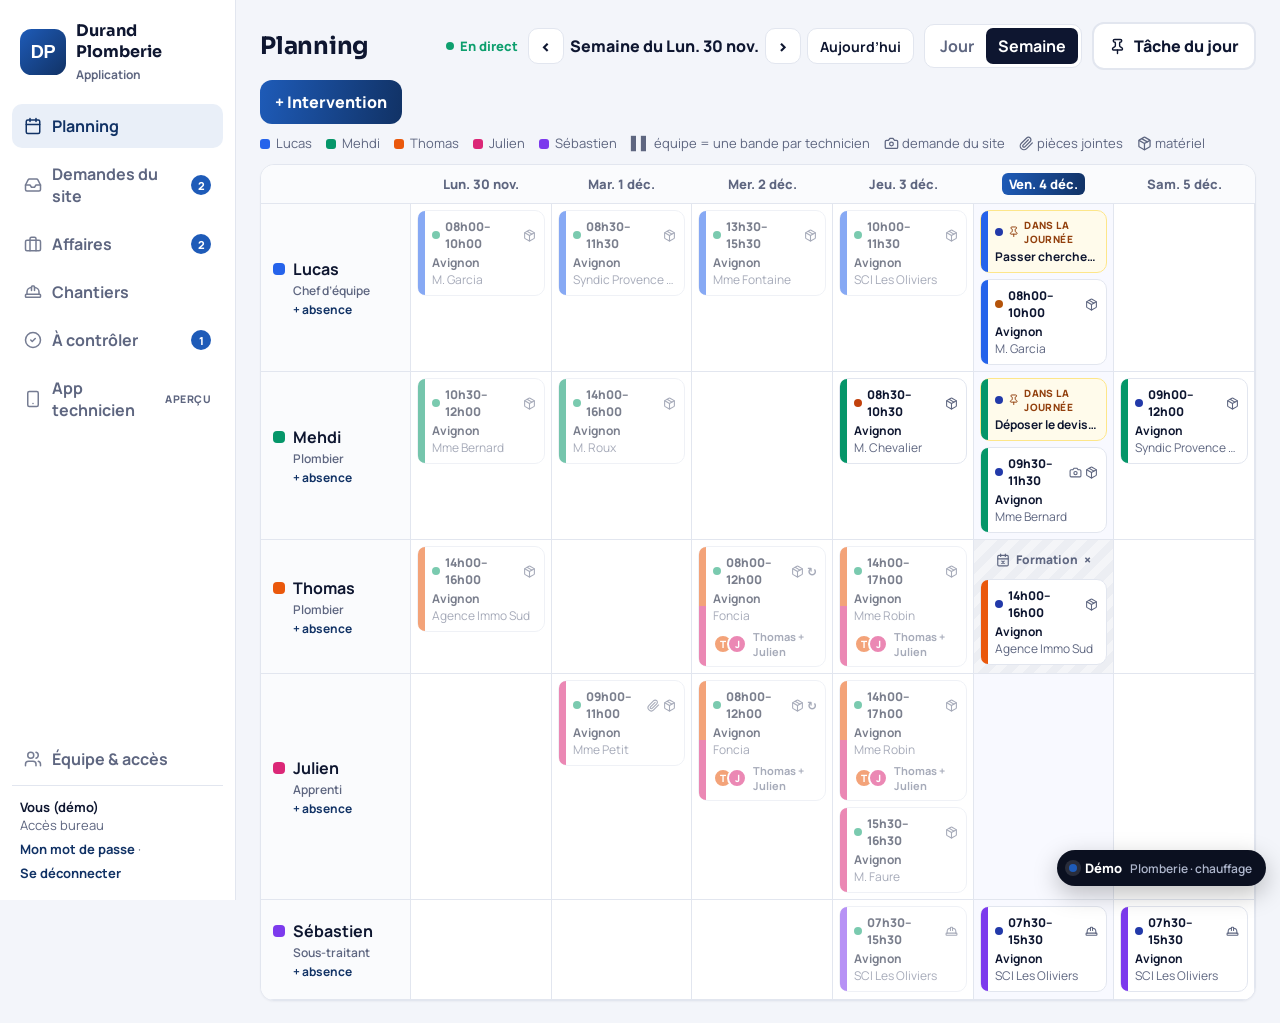
<file: app/index.html>
<!doctype html>
<html lang="fr">
<head>
<meta charset="utf-8">
<meta name="viewport" content="width=device-width,initial-scale=1,viewport-fit=cover">
<meta name="robots" content="noindex, nofollow">

<title>Application bureau · démo</title>
<link rel="preconnect" href="https://fonts.googleapis.com"><link rel="preconnect" href="https://fonts.gstatic.com" crossorigin>
<link href="https://fonts.googleapis.com/css2?family=Sora:wght@700;800&family=Manrope:wght@500;600;700;800&display=swap" rel="stylesheet">
<link rel="stylesheet" href="app.css?v=8">
<script src="../demo/brand.js?v=1"></script>
<link rel="stylesheet" href="../demo/demo.css?v=1">

</head>
<body>
<div id="root"><div class="loading">Chargement…</div></div>
<div class="scrim" id="scrim"></div><aside class="panel" id="panel" aria-hidden="true"></aside><div class="toast" id="toast" role="status"></div>
<script src="../demo/mock.js?v=1"></script>
<script>window.BK_CONFIG = { url: 'https://demo.local', key: 'demo' };</script>
<script src="icons.js?v=1"></script>
<script src="metier.js?v=3"></script>
<script src="app.js?v=9"></script>
<script src="../demo/demo.js?v=1"></script>
</body>
</html>
</file>
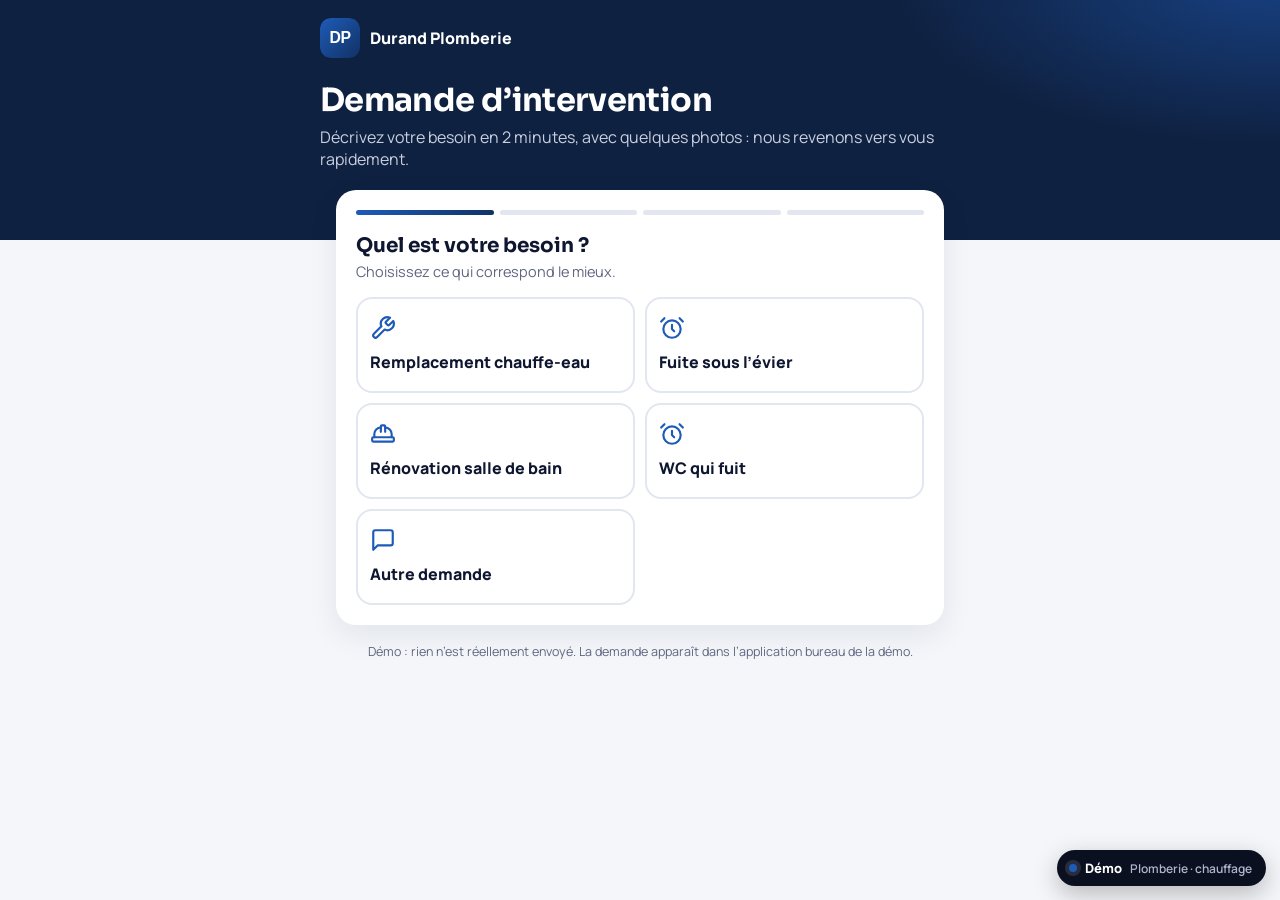
<file: demande.html>
<!doctype html>
<html lang="fr">
<head>
<meta charset="utf-8">
<meta name="viewport" content="width=device-width,initial-scale=1,viewport-fit=cover">
<meta name="robots" content="noindex, nofollow">
<title>Demande d’intervention · démo</title>
<link rel="icon" href="data:,">
<link rel="preconnect" href="https://fonts.googleapis.com"><link rel="preconnect" href="https://fonts.gstatic.com" crossorigin>
<link href="https://fonts.googleapis.com/css2?family=Sora:wght@700;800&family=Manrope:wght@500;600;700;800&display=swap" rel="stylesheet">
<script src="demo/brand.js"></script>
<link rel="stylesheet" href="demo/demo.css">
<style>
:root{--ink:#0E1630;--mute:#5E6680;--line:#E2E6EF;--bg:#F4F6FA}
*{box-sizing:border-box}html,body{margin:0}body{font-family:Manrope,system-ui,sans-serif;color:var(--ink);background:var(--bg);-webkit-font-smoothing:antialiased}
button,input,textarea,select{font:inherit;color:inherit}button{cursor:pointer}
.hd{background:var(--navy);color:#fff;padding:18px 20px calc(70px);position:relative;overflow:hidden}
.hd::after{content:'';position:absolute;inset:0;background:radial-gradient(600px 260px at 100% -10%,var(--electric),transparent 65%);opacity:.55}
.hd .in{position:relative;z-index:1;max-width:640px;margin:0 auto}
.brand{display:flex;align-items:center;gap:10px;font-weight:800}.brand img{width:40px;height:40px;border-radius:11px}
.hd h1{font-family:Sora,Manrope,sans-serif;font-size:clamp(24px,6vw,32px);letter-spacing:-.02em;margin:22px 0 6px}.hd p{margin:0;color:#C9CFE0}
.wrap{max-width:640px;margin:-50px auto 40px;padding:0 16px;position:relative;z-index:2}
.card{background:#fff;border-radius:20px;padding:20px;box-shadow:0 10px 30px rgba(14,22,48,.08)}
.steps{display:flex;gap:6px;margin-bottom:18px}.steps i{flex:1;height:5px;border-radius:9px;background:var(--line)}.steps i.on{background:var(--grad)}
h2{font-family:Sora,Manrope,sans-serif;font-size:20px;margin:0 0 4px}.sub{color:var(--mute);margin:0 0 16px;font-size:14.5px}
.svc{display:grid;grid-template-columns:1fr 1fr;gap:10px}
.svc button{border:2px solid var(--line);background:#fff;border-radius:16px;padding:16px 12px;text-align:left;font-weight:800;display:flex;flex-direction:column;gap:10px;min-height:96px}
.svc button:hover{border-color:var(--electric)}.svc .i{width:26px;height:26px;color:var(--electric)}
.ph{display:grid;gap:12px}
.shot{border:2px dashed var(--line);border-radius:16px;padding:14px;display:grid;grid-template-columns:72px 1fr;gap:12px;align-items:center}
.shot.ok{border-style:solid;border-color:#9FDCC0;background:#F3FBF7}.shot.skip{opacity:.6}
.shot .th{width:72px;height:72px;border-radius:12px;background:var(--soft) center/cover;display:grid;place-items:center;color:var(--electric)}
.shot b{display:block}.shot small{color:var(--mute)}
.shot .act{display:flex;gap:8px;margin-top:8px;flex-wrap:wrap}
.btn{display:inline-flex;align-items:center;justify-content:center;gap:8px;border:0;border-radius:12px;padding:10px 14px;font-weight:800;text-decoration:none}
.b1{background:var(--grad);color:#fff}.b2{background:#fff;border:2px solid var(--line)}.b3{background:none;color:var(--mute);padding:10px 6px;font-weight:700}
.big{width:100%;height:56px;font-size:17px;margin-top:18px}
label.f{display:block;font-weight:800;font-size:14px;margin:12px 0 6px}
input.f,textarea.f{width:100%;border:2px solid var(--line);border-radius:12px;padding:13px 14px;font-weight:600;background:#fff}input.f:focus,textarea.f:focus{outline:none;border-color:var(--electric)}
textarea.f{min-height:100px;resize:vertical}
.row{display:grid;grid-template-columns:120px 1fr;gap:10px}
.urg{display:grid;grid-template-columns:repeat(3,1fr);gap:8px}.urg label{border:2px solid var(--line);border-radius:12px;padding:10px;text-align:center;font-weight:800;font-size:14px;cursor:pointer}.urg input{display:none}.urg label:has(input:checked){border-color:var(--electric);background:var(--soft)}
.back{margin-top:10px}
.done{text-align:center;padding:10px 0}.done .ok{width:64px;height:64px;border-radius:50%;background:#E6F6EF;color:#0E9F6E;display:grid;place-items:center;margin:0 auto 12px}.done .ok .i{width:32px;height:32px}
.ref{display:inline-block;background:var(--soft);color:var(--indigo);font-weight:800;border-radius:10px;padding:6px 12px;margin:8px 0 16px}
.i{width:1.15em;height:1.15em;vertical-align:-.2em}
.foot{text-align:center;color:var(--mute);font-size:12.5px;margin-top:18px}
@media (max-width:420px){.svc{grid-template-columns:1fr}.row{grid-template-columns:1fr}}
</style>
</head>
<body>
<header class="hd"><div class="in"><div class="brand"><img id="lg" alt=""><span id="bn"></span></div><h1>Demande d’intervention</h1><p>Décrivez votre besoin en 2 minutes, avec quelques photos : nous revenons vers vous rapidement.</p></div></header>
<main class="wrap"><div class="card" id="w"></div><p class="foot">Démo : rien n’est réellement envoyé. La demande apparaît dans l’application bureau de la démo.</p></main>
<script src="demo/mock.js"></script>
<script src="app/icons.js"></script>
<script>
const B = BRAND, sb = supabase.createClient(), $ = s => document.querySelector(s);
const E = s => String(s == null ? '' : s).replace(/[&<>"']/g, c => ({ '&': '&amp;', '<': '&lt;', '>': '&gt;', '"': '&quot;', "'": '&#39;' }[c]));
$('#lg').src = B.logo; $('#bn').textContent = B.nom;
const SV = B.METIERS[B.metier].demandes.map(([n, msg, ph]) => ({ n, ph })).concat([{ n: 'Autre demande', ph: ['Photo du problème'] }]);
const icoFor = n => /autre/i.test(n) ? 'message' : /panne|fuite|qui fuit|bloqu|perdu/i.test(n) ? 'alarm' : /entretien|contrat/i.test(n) ? 'check-circle' : /rénovation|salle de bain|cuisine|mur|peinture|porte blindée/i.test(n) ? 'helmet' : /borne|éclairage|tableau/i.test(n) ? 'sun' : 'wrench';
let st = { s: null, shots: [], step: 0 };
const steps = k => `<div class="steps">${[0, 1, 2, 3].map(i => `<i class="${i <= k ? 'on' : ''}"></i>`).join('')}</div>`;
function draw() {
  const w = $('#w');
  if (st.step === 0) { w.innerHTML = steps(0) + `<h2>Quel est votre besoin ?</h2><p class="sub">Choisissez ce qui correspond le mieux.</p><div class="svc">${SV.map((s, k) => `<button data-k="${k}">${ic(icoFor(s.n))}${E(s.n)}</button>`).join('')}</div>`;
    w.querySelectorAll('[data-k]').forEach(b => b.onclick = () => { st.s = SV[+b.dataset.k]; st.shots = st.s.ph.map(l => ({ l, d: null, skip: false })); st.step = 1; draw(); }); }
  if (st.step === 1) { w.innerHTML = steps(1) + `<h2>Vos photos</h2><p class="sub">Elles nous permettent de venir avec le bon matériel et de chiffrer plus vite.</p><div class="ph">${st.shots.map((p, k) => `<div class="shot ${p.d ? 'ok' : p.skip ? 'skip' : ''}"><div class="th" style="${p.d ? `background-image:url('${p.d}')` : ''}">${p.d ? '' : ic('camera')}</div><div><b>${E(p.l)}</b><small>${p.d ? 'Photo ajoutée' : p.skip ? 'Pas de photo' : 'Prenez la photo ou choisissez-la dans la galerie'}</small>
    <div class="act"><label class="btn ${p.d ? 'b2' : 'b1'}">${ic('camera')} ${p.d ? 'Reprendre' : 'Photo'}<input type="file" accept="image/*" capture="environment" hidden data-in="${k}"></label>${p.d ? '' : `<button class="btn b3" data-skip="${k}">${p.skip ? 'Annuler' : 'Je ne peux pas'}</button>`}</div></div></div>`).join('')}</div>
    <button class="btn b1 big" id="nx">Continuer</button><button class="btn b3 back" id="bk">‹ Changer de besoin</button>`;
    w.querySelectorAll('[data-in]').forEach(i => i.onchange = async () => { const f = i.files[0]; if (!f) return; st.shots[+i.dataset.in].d = await shrink(f); st.shots[+i.dataset.in].skip = false; draw(); });
    w.querySelectorAll('[data-skip]').forEach(b => b.onclick = () => { const p = st.shots[+b.dataset.skip]; p.skip = !p.skip; draw(); });
    $('#nx').onclick = () => { st.step = 2; draw(); }; $('#bk').onclick = () => { st.step = 0; draw(); }; }
  if (st.step === 2) { w.innerHTML = steps(2) + `<h2>Quelques précisions</h2><p class="sub">${E(st.s.n)}</p><label class="f" for="msg">Décrivez la situation</label><textarea class="f" id="msg" placeholder="Depuis quand, ce que vous avez remarqué…">${E(st.msg || '')}</textarea>
    <label class="f">Délai souhaité</label><div class="urg">${[['urgent', 'Urgent'], ['semaine', 'Cette semaine'], ['pas-presse', 'Pas pressé']].map(([v, l]) => `<label><input type="radio" name="u" value="${v}" ${(st.u || 'semaine') === v ? 'checked' : ''}>${l}</label>`).join('')}</div>
    <button class="btn b1 big" id="nx">Continuer</button><button class="btn b3 back" id="bk">‹ Retour aux photos</button>`;
    $('#nx').onclick = () => { st.msg = $('#msg').value; st.u = document.querySelector('[name=u]:checked').value; st.step = 3; draw(); }; $('#bk').onclick = () => { st.step = 1; draw(); }; }
  if (st.step === 3) { w.innerHTML = steps(3) + `<h2>Vos coordonnées</h2><p class="sub">Pour vous rappeler et fixer le rendez-vous.</p><form id="f"><label class="f" for="nm">Nom et prénom</label><input class="f" id="nm" required autocomplete="name">
    <label class="f" for="tl">Téléphone</label><input class="f" id="tl" type="tel" required autocomplete="tel"><label class="f" for="ad">Adresse de l’intervention</label><input class="f" id="ad" autocomplete="street-address">
    <div class="row"><div><label class="f" for="cp">Code postal</label><input class="f" id="cp" inputmode="numeric" maxlength="5"></div><div><label class="f" for="vl">Ville</label><input class="f" id="vl" value="${E(B.ville)}"></div></div>
    <button class="btn b1 big" id="go" type="submit">Envoyer ma demande</button></form><button class="btn b3 back" id="bk">‹ Retour</button>`;
    $('#bk').onclick = () => { st.step = 2; draw(); };
    $('#f').onsubmit = async e => { e.preventDefault(); const b = $('#go'); b.disabled = true; b.textContent = 'Envoi…';
      const id = crypto.randomUUID ? crypto.randomUUID() : String(Date.now()), photos = [];
      for (const [k, p] of st.shots.entries()) if (p.d) { const path = `${id}/${k + 1}.jpg`; await sb.storage.from('demandes').upload(path, await (await fetch(p.d)).blob()); photos.push({ label: p.l, path }); }
      const { data: ref } = await sb.rpc('envoyer_demande', { p: { id, service_id: st.s.n, service: st.s.n, nom: $('#nm').value.trim(), tel: $('#tl').value.trim(), email: '', adresse: $('#ad').value.trim(), cp: $('#cp').value.trim(), ville: $('#vl').value.trim(), message: st.msg || '', urgence: st.u || 'semaine', profil: 'Particulier', photos, manquantes: st.shots.filter(p => !p.d).map(p => p.l) } });
      w.innerHTML = `<div class="done"><div class="ok">${ic('check')}</div><h2>Demande envoyée</h2><p class="sub">Merci ! ${E(B.nom)} vous rappelle très vite.</p><div class="ref">N° ${E(ref)}</div>
        <p class="sub"><b>Côté entreprise :</b> la demande vient d’arriver en direct dans l’application bureau, avec vos photos.</p><a class="btn b1 big" href="app/index.html${location.search}#demandes">Voir la demande dans le bureau</a><button class="btn b3 back" onclick="st={s:null,shots:[],step:0};draw()">Faire une autre demande</button></div>`; };
  }
}
function shrink(f) { return new Promise((res, rej) => { const r = new FileReader(); r.onerror = rej; r.onload = () => { const im = new Image(); im.onerror = rej; im.onload = () => { const k = Math.min(1, 1280 / Math.max(im.width, im.height)), c = document.createElement('canvas'); c.width = im.width * k; c.height = im.height * k; c.getContext('2d').drawImage(im, 0, 0, c.width, c.height); res(c.toDataURL('image/jpeg', .82)); }; im.src = r.result; }; r.readAsDataURL(f); }); }
draw();
</script>
<script src="demo/demo.js"></script>
</body>
</html>
</file>
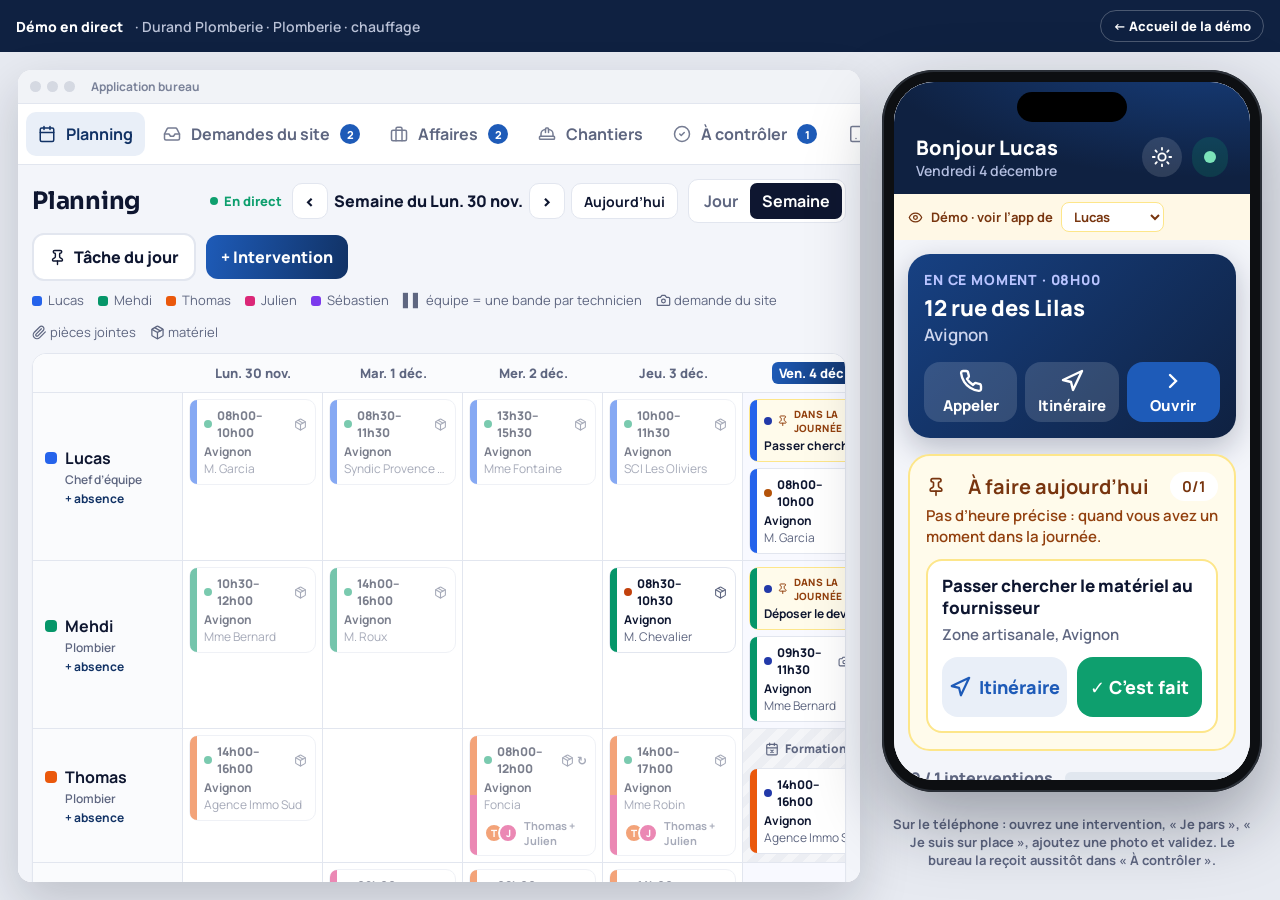
<file: mixte.html>
<!doctype html>
<html lang="fr">
<head>
<meta charset="utf-8">
<meta name="viewport" content="width=device-width,initial-scale=1">
<meta name="robots" content="noindex, nofollow">
<title>Bureau + technicien · démo</title>
<link rel="icon" href="data:,">
<link href="https://fonts.googleapis.com/css2?family=Manrope:wght@600;700;800&display=swap" rel="stylesheet">
<script src="demo/brand.js"></script>
<link rel="stylesheet" href="demo/demo.css">
<style>
*{box-sizing:border-box}html,body{margin:0;height:100%}
body{font-family:Manrope,system-ui,sans-serif;background:#E7EAF1;display:flex;flex-direction:column}
.bar{display:flex;align-items:center;gap:12px;padding:10px 16px;background:var(--navy);color:#fff;font-weight:800;font-size:14px;flex:none}
.bar span{color:#B9C1D6;font-weight:600}.bar a{margin-left:auto;color:#fff;text-decoration:none;border:1px solid rgba(255,255,255,.25);border-radius:999px;padding:6px 12px;font-size:13px}
.stage{flex:1;display:flex;gap:22px;padding:18px;min-height:0}
.desk{flex:1;min-width:0;background:#fff;border-radius:14px;overflow:hidden;box-shadow:0 20px 50px rgba(11,16,32,.18);display:flex;flex-direction:column}
.desk .chrome{height:34px;background:#F1F3F7;border-bottom:1px solid #E2E6EF;display:flex;align-items:center;gap:6px;padding:0 12px;flex:none}.desk .chrome i{width:11px;height:11px;border-radius:50%;background:#D5D9E2}
.desk .chrome b{margin-left:10px;font-size:12px;color:#7A8299;font-weight:700}
iframe{border:0;width:100%;height:100%;display:block;background:#fff}
.phone{width:380px;flex:none;display:flex;flex-direction:column;align-items:center;gap:10px}
.dev{width:380px;height:min(780px,100%);background:#0D0F12;border-radius:52px;padding:12px;box-shadow:0 30px 70px rgba(11,16,32,.35),inset 0 0 0 2px #2A2F37;position:relative}
.dev::before{content:'';position:absolute;top:22px;left:50%;transform:translateX(-50%);width:110px;height:30px;border-radius:18px;background:#000;z-index:2}
.dev iframe{border-radius:40px}
.hint{font-size:13px;color:#5E6680;font-weight:700;text-align:center;max-width:360px}
@media (max-width:980px){.phone{display:none}}
</style>
</head>
<body>
<div class="bar">Démo en direct <span id="t"></span><a id="back">← Accueil de la démo</a></div>
<div class="stage">
  <div class="desk"><div class="chrome"><i></i><i></i><i></i><b>Application bureau</b></div><iframe id="b" title="Application bureau"></iframe></div>
  <div class="phone"><div class="dev"><iframe id="p" title="Application technicien"></iframe></div><p class="hint">Sur le téléphone : ouvrez une intervention, « Je pars », « Je suis sur place », ajoutez une photo et validez. Le bureau la reçoit aussitôt dans « À contrôler ».</p></div>
</div>
<script src="demo/mock.js"></script>
<script>
supabase.createClient().from('techniciens').select('id').then(() => {});
const q = location.search;
document.getElementById('t').textContent = '· ' + BRAND.nom + ' · ' + BRAND.metierLabel;
document.getElementById('b').src = 'app/index.html' + q;
document.getElementById('p').src = 'app/tech.html' + q;
document.getElementById('back').href = 'index.html' + q;
</script>
</body>
</html>
</file>
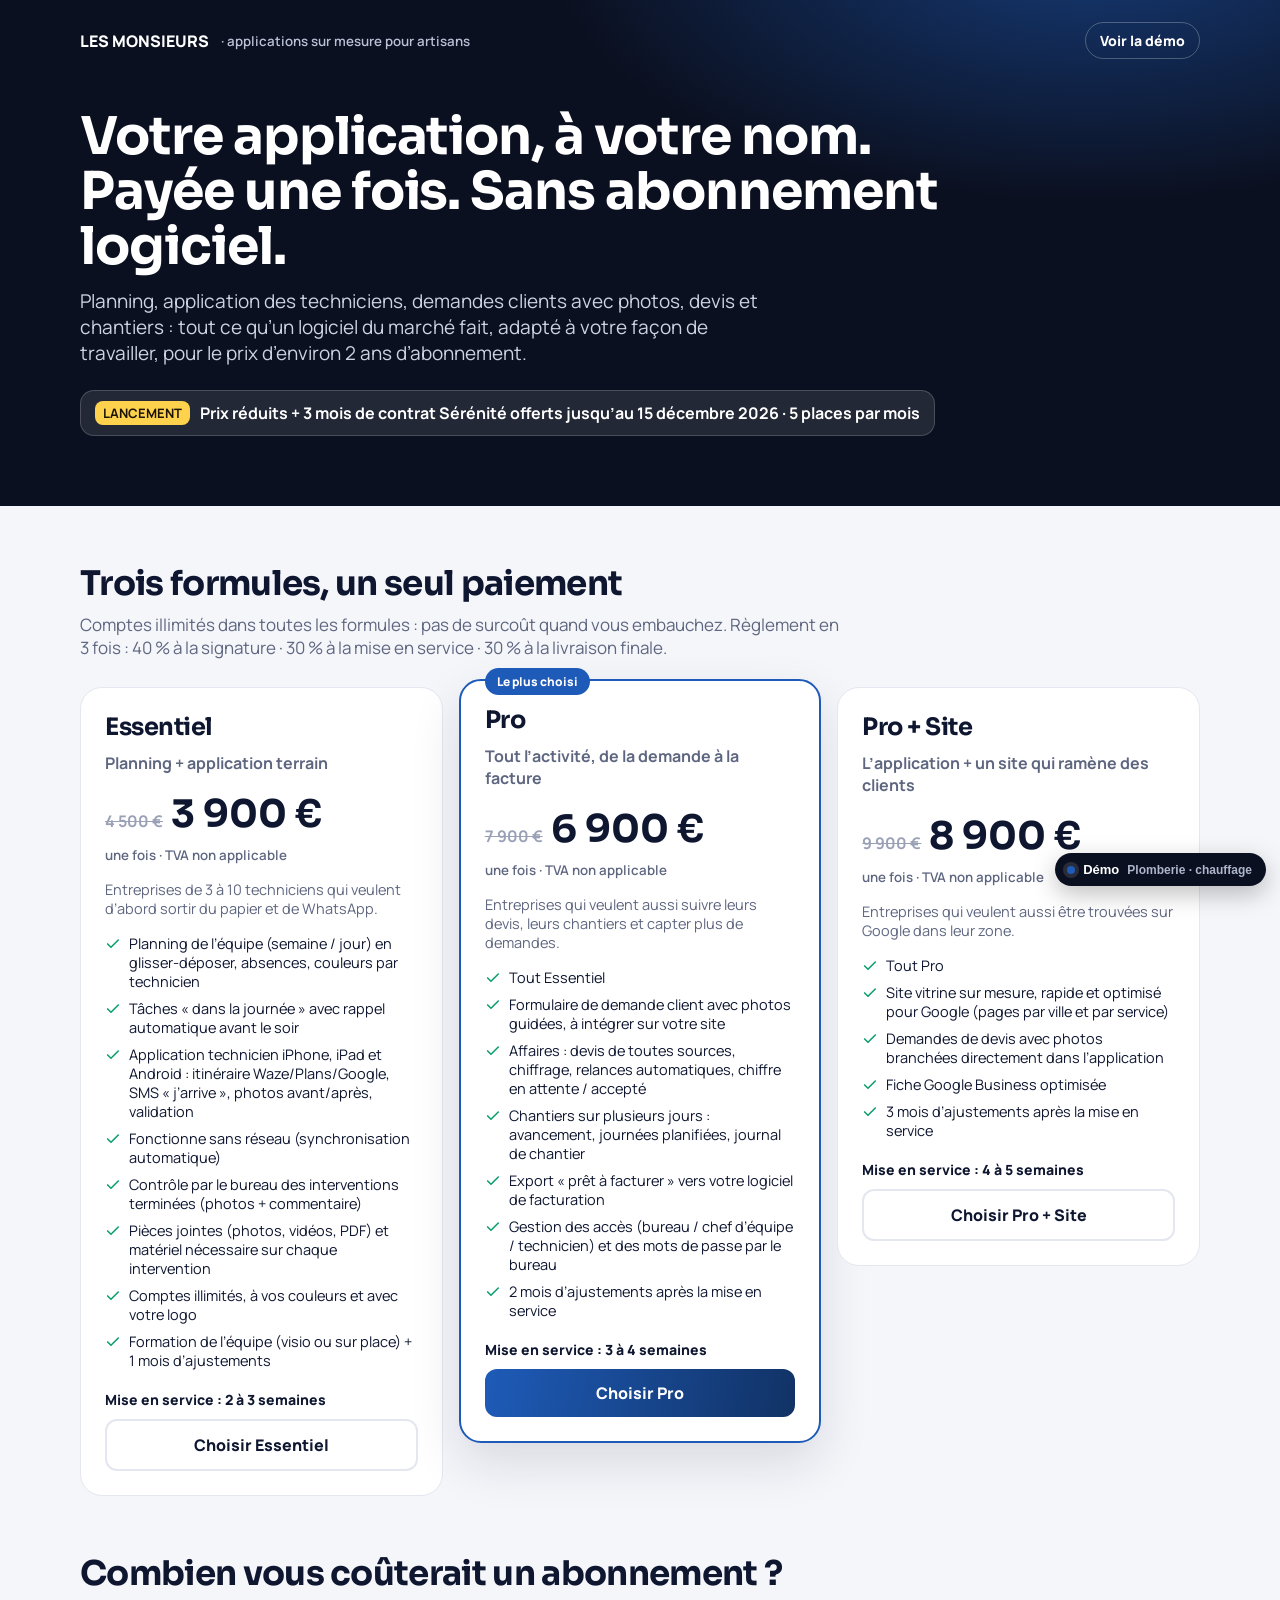
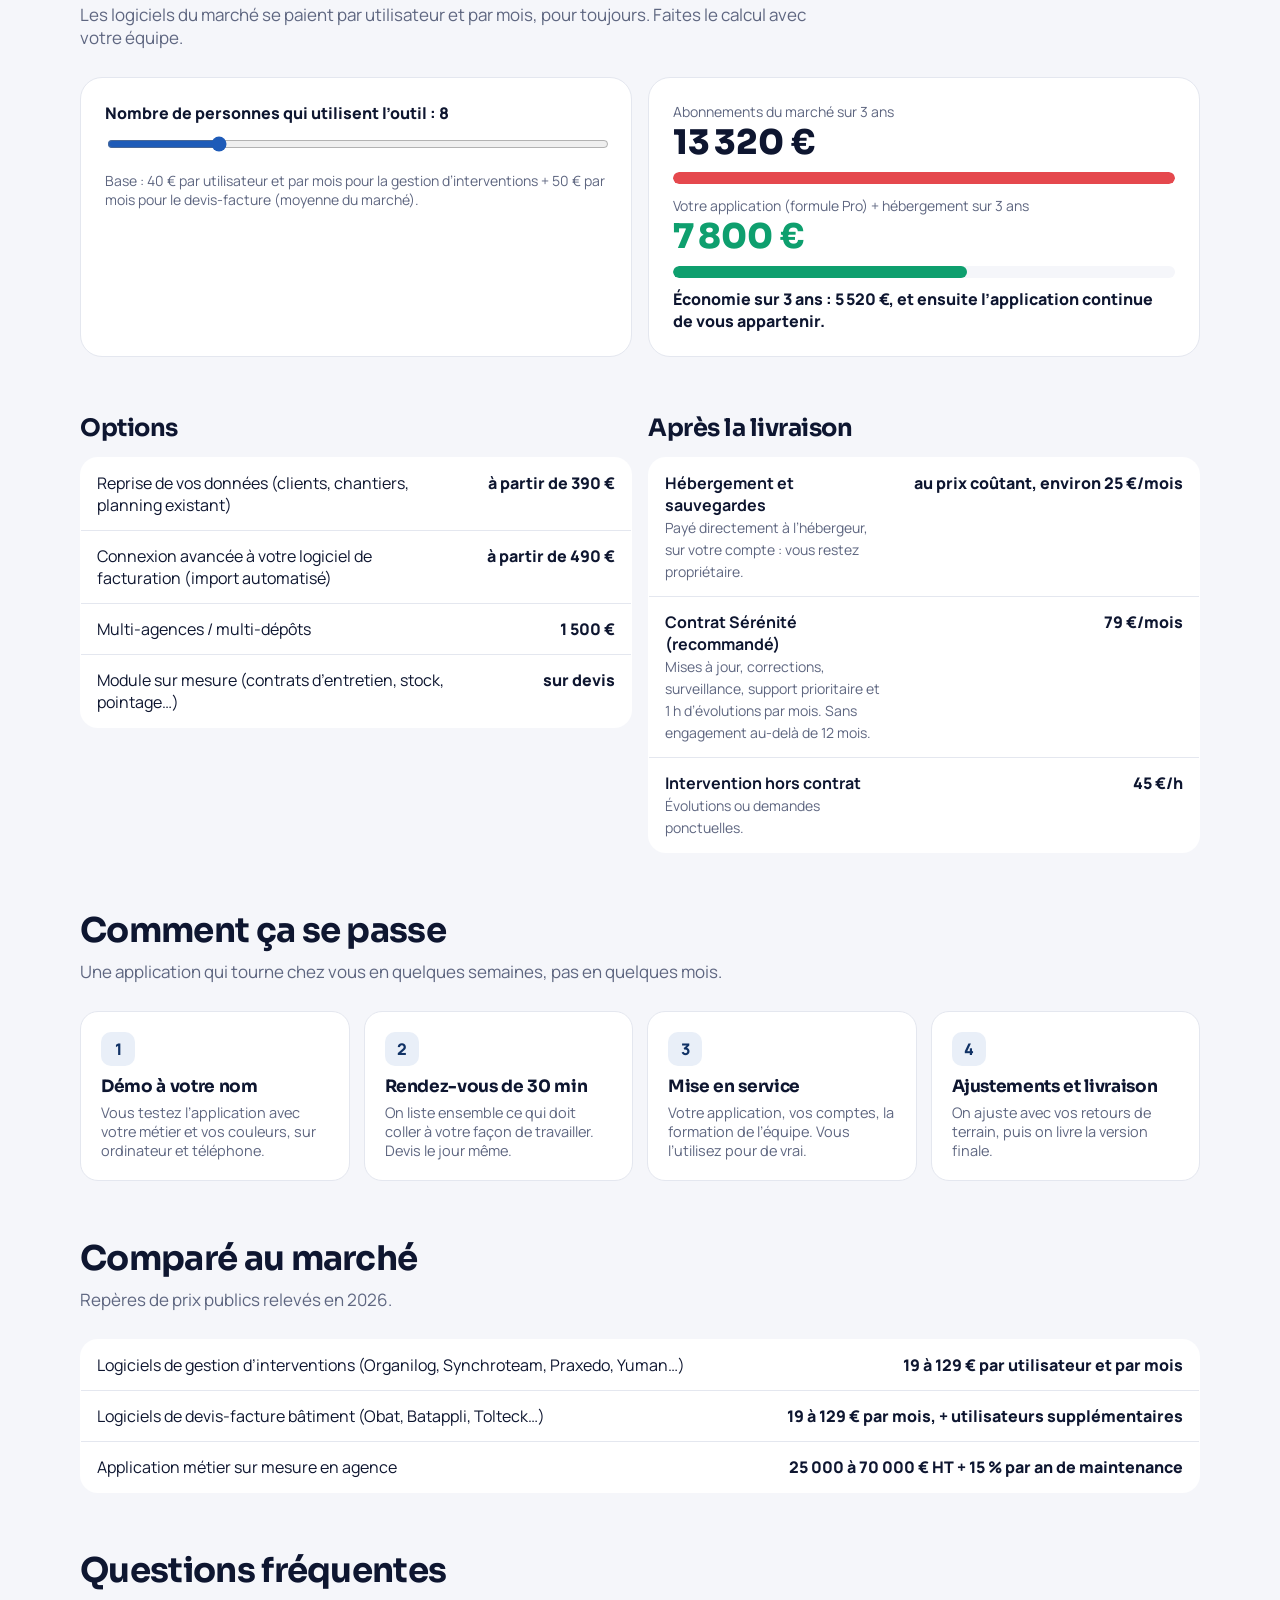
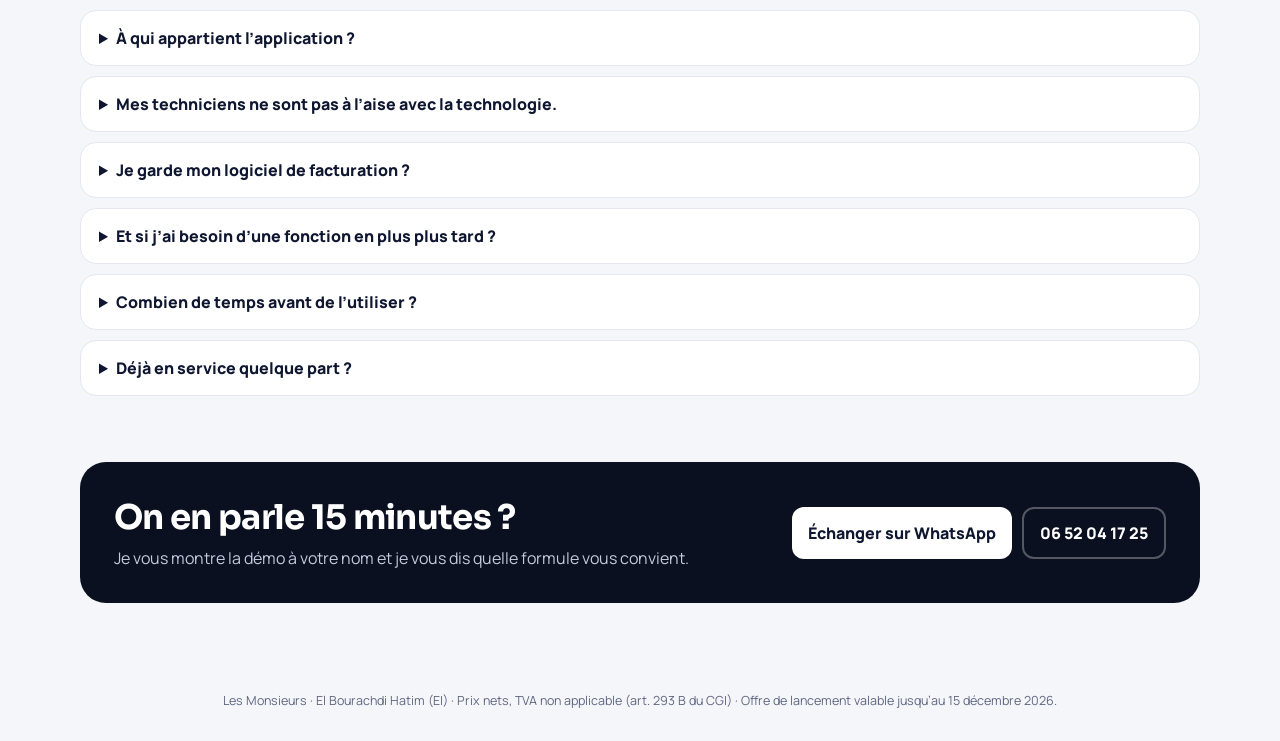
<file: offre.html>
<!doctype html>
<html lang="fr">
<head>
<meta charset="utf-8">
<meta name="viewport" content="width=device-width,initial-scale=1,viewport-fit=cover">
<meta name="robots" content="noindex, nofollow">
<title>Tarifs · Application de gestion d’interventions · Les Monsieurs</title>
<meta name="description" content="Une application sur mesure pour gérer vos techniciens, vos devis et vos chantiers, sans abonnement logiciel. À partir de 3 900 €.">
<link rel="icon" href="data:,">
<link rel="preconnect" href="https://fonts.googleapis.com"><link rel="preconnect" href="https://fonts.gstatic.com" crossorigin>
<link href="https://fonts.googleapis.com/css2?family=Sora:wght@600;700;800&family=Manrope:wght@500;600;700;800&display=swap" rel="stylesheet">
<script src="demo/brand.js"></script>
<link rel="stylesheet" href="demo/demo.css">
<style>
:root{--ink:#0E1630;--mute:#5E6680;--line:#E4E7EF;--bg:#F5F6FA;--dark:#0B1020;--ok:#0E9F6E}
*{box-sizing:border-box}html,body{margin:0}body{font-family:Manrope,system-ui,sans-serif;color:var(--ink);background:var(--bg);-webkit-font-smoothing:antialiased}
a{color:inherit}h1,h2,h3{font-family:Sora,Manrope,sans-serif;letter-spacing:-.02em;margin:0}
.i{width:1.1em;height:1.1em;vertical-align:-.18em;flex:none}
.in{max-width:1160px;margin:0 auto;padding:0 20px}
.hero{background:var(--dark);color:#fff;position:relative;overflow:hidden}
.hero::before{content:'';position:absolute;inset:0;background:radial-gradient(900px 420px at 85% -10%,var(--electric),transparent 60%);opacity:.55}
.hero .in{position:relative;padding:22px 20px 70px}
.top{display:flex;align-items:center;gap:12px;font-weight:800}.top small{color:#B9C1D6;font-weight:600}.top a{margin-left:auto;text-decoration:none;font-size:14px;border:1px solid rgba(255,255,255,.25);border-radius:999px;padding:8px 14px}
.hero h1{font-size:clamp(30px,5vw,52px);line-height:1.06;margin:50px 0 14px;max-width:860px}
.hero p{font-size:clamp(16px,2vw,19px);color:#CDD3E3;max-width:700px;margin:0}
.launch{display:inline-flex;gap:10px;align-items:center;margin-top:24px;background:rgba(255,255,255,.1);border:1px solid rgba(255,255,255,.18);border-radius:14px;padding:10px 14px;font-weight:700}
.launch b{background:#FFD24D;color:#1B1300;border-radius:8px;padding:3px 8px;font-size:13px}
section{padding:56px 0}section h2{font-size:clamp(24px,3.4vw,34px);margin-bottom:8px}.lead{color:var(--mute);font-size:17px;margin:0 0 28px;max-width:760px}
.plans{display:grid;grid-template-columns:repeat(3,1fr);gap:16px;align-items:start}
.plan{background:#fff;border:1px solid var(--line);border-radius:22px;padding:24px;position:relative;display:flex;flex-direction:column;gap:10px}
.plan.reco{border:2px solid var(--electric);box-shadow:0 20px 50px rgba(14,22,48,.12);transform:translateY(-8px)}
.badge{position:absolute;top:-13px;left:24px;background:var(--electric);color:#fff;font-weight:800;font-size:12px;border-radius:999px;padding:5px 12px}
.plan h3{font-size:24px}.ps{margin:0;color:var(--mute);font-weight:700}
.price{display:flex;flex-wrap:wrap;align-items:baseline;gap:8px;margin:6px 0}.price s{color:#9AA1B6;font-weight:700}.price b{font-family:Sora,Manrope,sans-serif;font-size:38px}.price small{flex-basis:100%;color:var(--mute);font-weight:600}
.for{margin:0;font-size:14.5px;color:var(--mute)}
.plan ul{list-style:none;padding:0;margin:6px 0;display:grid;gap:8px;font-size:14.5px}.plan li{display:flex;gap:8px}.plan li .i{color:var(--ok);margin-top:2px}
.del{margin:4px 0 0;font-weight:800;font-size:14px}
.btn{display:inline-flex;align-items:center;justify-content:center;gap:8px;border:0;border-radius:12px;padding:13px 16px;font-weight:800;text-decoration:none;cursor:pointer}
.b1{background:var(--grad);color:#fff}.b2{background:#fff;border:2px solid var(--line)}.b3{background:#fff;color:var(--ink)}
.plan .btn{margin-top:auto}
.calc{display:grid;grid-template-columns:1fr 1fr;gap:16px}
.box{background:#fff;border:1px solid var(--line);border-radius:22px;padding:24px}
.box label{font-weight:800;display:block;margin-bottom:10px}.box input[type=range]{width:100%;accent-color:var(--electric)}
.big{font-family:Sora,Manrope,sans-serif;font-size:34px;font-weight:800}.big.ok{color:var(--ok)}.muted{color:var(--mute);font-size:14px}
.bar{height:12px;border-radius:9px;background:var(--bg);overflow:hidden;margin:8px 0 4px}.bar i{display:block;height:100%;border-radius:9px}
table{width:100%;border-collapse:collapse;background:#fff;border:1px solid var(--line);border-radius:18px;overflow:hidden}td{padding:14px 16px;border-top:1px solid var(--line);vertical-align:top}tr:first-child td{border-top:0}td:last-child{text-align:right;font-weight:800;white-space:nowrap}td span{color:var(--mute);font-size:14px}
.two{display:grid;grid-template-columns:1fr 1fr;gap:16px}
.steps{display:grid;grid-template-columns:repeat(4,1fr);gap:14px;counter-reset:s}
.step{background:#fff;border:1px solid var(--line);border-radius:18px;padding:20px}.step::before{counter-increment:s;content:counter(s);display:grid;place-items:center;width:34px;height:34px;border-radius:10px;background:var(--soft);color:var(--indigo);font-weight:800;margin-bottom:10px}
.step h3{font-size:17px;margin-bottom:6px}.step p{margin:0;color:var(--mute);font-size:14.5px}
.faq details{background:#fff;border:1px solid var(--line);border-radius:16px;padding:16px 18px;margin-bottom:10px}.faq summary{font-weight:800;cursor:pointer}.faq p{color:var(--mute);margin:10px 0 0}
.cta{background:var(--dark);color:#fff;border-radius:26px;padding:34px;display:flex;align-items:center;gap:20px;flex-wrap:wrap}.cta p{color:#C3CADC;margin:6px 0 0}.cta .btns{margin-left:auto;display:flex;gap:10px;flex-wrap:wrap}
.small{font-size:12.5px;color:var(--mute);text-align:center;padding:20px}
@media (max-width:960px){.plans,.steps{grid-template-columns:1fr}.plan.reco{transform:none}.calc,.two{grid-template-columns:1fr}}
</style>
</head>
<body>
<header class="hero"><div class="in">
  <div class="top"><span>LES MONSIEURS</span><small>· applications sur mesure pour artisans</small><a href="index.html" id="demo1">Voir la démo</a></div>
  <h1>Votre application, à votre nom.<br>Payée une fois. Sans abonnement logiciel.</h1>
  <p>Planning, application des techniciens, demandes clients avec photos, devis et chantiers : tout ce qu’un logiciel du marché fait, adapté à votre façon de travailler, pour le prix d’environ 2 ans d’abonnement.</p>
  <div class="launch"><b>LANCEMENT</b> Prix réduits + 3 mois de contrat Sérénité offerts jusqu’au 15 décembre 2026 · 5 places par mois</div>
</div></header>
<main>
<section><div class="in">
  <h2>Trois formules, un seul paiement</h2><p class="lead">Comptes illimités dans toutes les formules : pas de surcoût quand vous embauchez. Règlement en 3 fois : 40 % à la signature · 30 % à la mise en service · 30 % à la livraison finale.</p>
  <div class="plans"><article class="plan">
  <h3>Essentiel</h3><p class="ps">Planning + application terrain</p>
  <div class="price"><s>4 500 €</s><b>3 900 €</b><small>une fois · TVA non applicable</small></div>
  <p class="for">Entreprises de 3 à 10 techniciens qui veulent d’abord sortir du papier et de WhatsApp.</p>
  <ul><li><svg class="i" viewBox="0 0 24 24" fill="none" stroke="currentColor" stroke-width="2.4" stroke-linecap="round" stroke-linejoin="round" aria-hidden="true"><path d="M20 6 9 17l-5-5"/></svg>Planning de l’équipe (semaine / jour) en glisser-déposer, absences, couleurs par technicien</li><li><svg class="i" viewBox="0 0 24 24" fill="none" stroke="currentColor" stroke-width="2.4" stroke-linecap="round" stroke-linejoin="round" aria-hidden="true"><path d="M20 6 9 17l-5-5"/></svg>Tâches « dans la journée » avec rappel automatique avant le soir</li><li><svg class="i" viewBox="0 0 24 24" fill="none" stroke="currentColor" stroke-width="2.4" stroke-linecap="round" stroke-linejoin="round" aria-hidden="true"><path d="M20 6 9 17l-5-5"/></svg>Application technicien iPhone, iPad et Android : itinéraire Waze/Plans/Google, SMS « j’arrive », photos avant/après, validation</li><li><svg class="i" viewBox="0 0 24 24" fill="none" stroke="currentColor" stroke-width="2.4" stroke-linecap="round" stroke-linejoin="round" aria-hidden="true"><path d="M20 6 9 17l-5-5"/></svg>Fonctionne sans réseau (synchronisation automatique)</li><li><svg class="i" viewBox="0 0 24 24" fill="none" stroke="currentColor" stroke-width="2.4" stroke-linecap="round" stroke-linejoin="round" aria-hidden="true"><path d="M20 6 9 17l-5-5"/></svg>Contrôle par le bureau des interventions terminées (photos + commentaire)</li><li><svg class="i" viewBox="0 0 24 24" fill="none" stroke="currentColor" stroke-width="2.4" stroke-linecap="round" stroke-linejoin="round" aria-hidden="true"><path d="M20 6 9 17l-5-5"/></svg>Pièces jointes (photos, vidéos, PDF) et matériel nécessaire sur chaque intervention</li><li><svg class="i" viewBox="0 0 24 24" fill="none" stroke="currentColor" stroke-width="2.4" stroke-linecap="round" stroke-linejoin="round" aria-hidden="true"><path d="M20 6 9 17l-5-5"/></svg>Comptes illimités, à vos couleurs et avec votre logo</li><li><svg class="i" viewBox="0 0 24 24" fill="none" stroke="currentColor" stroke-width="2.4" stroke-linecap="round" stroke-linejoin="round" aria-hidden="true"><path d="M20 6 9 17l-5-5"/></svg>Formation de l’équipe (visio ou sur place) + 1 mois d’ajustements</li></ul>
  <p class="del">Mise en service : 2 à 3 semaines</p>
  <a class="btn b2" data-wa="Essentiel">Choisir Essentiel</a>
</article><article class="plan reco"><span class="badge">Le plus choisi</span>
  <h3>Pro</h3><p class="ps">Tout l’activité, de la demande à la facture</p>
  <div class="price"><s>7 900 €</s><b>6 900 €</b><small>une fois · TVA non applicable</small></div>
  <p class="for">Entreprises qui veulent aussi suivre leurs devis, leurs chantiers et capter plus de demandes.</p>
  <ul><li><svg class="i" viewBox="0 0 24 24" fill="none" stroke="currentColor" stroke-width="2.4" stroke-linecap="round" stroke-linejoin="round" aria-hidden="true"><path d="M20 6 9 17l-5-5"/></svg>Tout Essentiel</li><li><svg class="i" viewBox="0 0 24 24" fill="none" stroke="currentColor" stroke-width="2.4" stroke-linecap="round" stroke-linejoin="round" aria-hidden="true"><path d="M20 6 9 17l-5-5"/></svg>Formulaire de demande client avec photos guidées, à intégrer sur votre site</li><li><svg class="i" viewBox="0 0 24 24" fill="none" stroke="currentColor" stroke-width="2.4" stroke-linecap="round" stroke-linejoin="round" aria-hidden="true"><path d="M20 6 9 17l-5-5"/></svg>Affaires : devis de toutes sources, chiffrage, relances automatiques, chiffre en attente / accepté</li><li><svg class="i" viewBox="0 0 24 24" fill="none" stroke="currentColor" stroke-width="2.4" stroke-linecap="round" stroke-linejoin="round" aria-hidden="true"><path d="M20 6 9 17l-5-5"/></svg>Chantiers sur plusieurs jours : avancement, journées planifiées, journal de chantier</li><li><svg class="i" viewBox="0 0 24 24" fill="none" stroke="currentColor" stroke-width="2.4" stroke-linecap="round" stroke-linejoin="round" aria-hidden="true"><path d="M20 6 9 17l-5-5"/></svg>Export « prêt à facturer » vers votre logiciel de facturation</li><li><svg class="i" viewBox="0 0 24 24" fill="none" stroke="currentColor" stroke-width="2.4" stroke-linecap="round" stroke-linejoin="round" aria-hidden="true"><path d="M20 6 9 17l-5-5"/></svg>Gestion des accès (bureau / chef d’équipe / technicien) et des mots de passe par le bureau</li><li><svg class="i" viewBox="0 0 24 24" fill="none" stroke="currentColor" stroke-width="2.4" stroke-linecap="round" stroke-linejoin="round" aria-hidden="true"><path d="M20 6 9 17l-5-5"/></svg>2 mois d’ajustements après la mise en service</li></ul>
  <p class="del">Mise en service : 3 à 4 semaines</p>
  <a class="btn b1" data-wa="Pro">Choisir Pro</a>
</article><article class="plan">
  <h3>Pro + Site</h3><p class="ps">L’application + un site qui ramène des clients</p>
  <div class="price"><s>9 900 €</s><b>8 900 €</b><small>une fois · TVA non applicable</small></div>
  <p class="for">Entreprises qui veulent aussi être trouvées sur Google dans leur zone.</p>
  <ul><li><svg class="i" viewBox="0 0 24 24" fill="none" stroke="currentColor" stroke-width="2.4" stroke-linecap="round" stroke-linejoin="round" aria-hidden="true"><path d="M20 6 9 17l-5-5"/></svg>Tout Pro</li><li><svg class="i" viewBox="0 0 24 24" fill="none" stroke="currentColor" stroke-width="2.4" stroke-linecap="round" stroke-linejoin="round" aria-hidden="true"><path d="M20 6 9 17l-5-5"/></svg>Site vitrine sur mesure, rapide et optimisé pour Google (pages par ville et par service)</li><li><svg class="i" viewBox="0 0 24 24" fill="none" stroke="currentColor" stroke-width="2.4" stroke-linecap="round" stroke-linejoin="round" aria-hidden="true"><path d="M20 6 9 17l-5-5"/></svg>Demandes de devis avec photos branchées directement dans l’application</li><li><svg class="i" viewBox="0 0 24 24" fill="none" stroke="currentColor" stroke-width="2.4" stroke-linecap="round" stroke-linejoin="round" aria-hidden="true"><path d="M20 6 9 17l-5-5"/></svg>Fiche Google Business optimisée</li><li><svg class="i" viewBox="0 0 24 24" fill="none" stroke="currentColor" stroke-width="2.4" stroke-linecap="round" stroke-linejoin="round" aria-hidden="true"><path d="M20 6 9 17l-5-5"/></svg>3 mois d’ajustements après la mise en service</li></ul>
  <p class="del">Mise en service : 4 à 5 semaines</p>
  <a class="btn b2" data-wa="Pro + Site">Choisir Pro + Site</a>
</article></div>
</div></section>
<section style="padding-top:0"><div class="in">
  <h2>Combien vous coûterait un abonnement ?</h2><p class="lead">Les logiciels du marché se paient par utilisateur et par mois, pour toujours. Faites le calcul avec votre équipe.</p>
  <div class="calc">
    <div class="box"><label for="u">Nombre de personnes qui utilisent l’outil : <span id="uv">8</span></label><input type="range" id="u" min="2" max="30" value="8">
      <p class="muted">Base : 40 € par utilisateur et par mois pour la gestion d’interventions + 50 € par mois pour le devis-facture (moyenne du marché).</p></div>
    <div class="box"><div class="muted">Abonnements du marché sur 3 ans</div><div class="big" id="saas"></div><div class="bar"><i id="b1" style="background:#E5484D"></i></div>
      <div class="muted" style="margin-top:12px">Votre application (formule Pro) + hébergement sur 3 ans</div><div class="big ok" id="nous"></div><div class="bar"><i id="b2" style="background:var(--ok)"></i></div>
      <p style="margin:10px 0 0;font-weight:800" id="eco"></p></div>
  </div>
</div></section>
<section style="padding-top:0"><div class="in two">
  <div><h2 style="font-size:24px;margin-bottom:14px">Options</h2><table><tr><td>Reprise de vos données (clients, chantiers, planning existant)</td><td>à partir de 390 €</td></tr><tr><td>Connexion avancée à votre logiciel de facturation (import automatisé)</td><td>à partir de 490 €</td></tr><tr><td>Multi-agences / multi-dépôts</td><td>1 500 €</td></tr><tr><td>Module sur mesure (contrats d’entretien, stock, pointage…)</td><td>sur devis</td></tr></table></div>
  <div><h2 style="font-size:24px;margin-bottom:14px">Après la livraison</h2><table><tr><td><b>Hébergement et sauvegardes</b><br><span>Payé directement à l’hébergeur, sur votre compte : vous restez propriétaire.</span></td><td>au prix coûtant, environ 25 €/mois</td></tr><tr><td><b>Contrat Sérénité (recommandé)</b><br><span>Mises à jour, corrections, surveillance, support prioritaire et 1 h d’évolutions par mois. Sans engagement au-delà de 12 mois.</span></td><td>79 €/mois</td></tr><tr><td><b>Intervention hors contrat</b><br><span>Évolutions ou demandes ponctuelles.</span></td><td>45 €/h</td></tr></table></div>
</div></section>
<section style="padding-top:0"><div class="in">
  <h2>Comment ça se passe</h2><p class="lead">Une application qui tourne chez vous en quelques semaines, pas en quelques mois.</p>
  <div class="steps">
    <div class="step"><h3>Démo à votre nom</h3><p>Vous testez l’application avec votre métier et vos couleurs, sur ordinateur et téléphone.</p></div>
    <div class="step"><h3>Rendez-vous de 30 min</h3><p>On liste ensemble ce qui doit coller à votre façon de travailler. Devis le jour même.</p></div>
    <div class="step"><h3>Mise en service</h3><p>Votre application, vos comptes, la formation de l’équipe. Vous l’utilisez pour de vrai.</p></div>
    <div class="step"><h3>Ajustements et livraison</h3><p>On ajuste avec vos retours de terrain, puis on livre la version finale.</p></div>
  </div>
</div></section>
<section style="padding-top:0"><div class="in">
  <h2>Comparé au marché</h2><p class="lead">Repères de prix publics relevés en 2026.</p><table><tr><td>Logiciels de gestion d’interventions (Organilog, Synchroteam, Praxedo, Yuman…)</td><td>19 à 129 € par utilisateur et par mois</td></tr><tr><td>Logiciels de devis-facture bâtiment (Obat, Batappli, Tolteck…)</td><td>19 à 129 € par mois, + utilisateurs supplémentaires</td></tr><tr><td>Application métier sur mesure en agence</td><td>25 000 à 70 000 € HT + 15 % par an de maintenance</td></tr></table>
</div></section>
<section style="padding-top:0"><div class="in faq">
  <h2 style="margin-bottom:18px">Questions fréquentes</h2>
  <details><summary>À qui appartient l’application ?</summary><p>À vous. Elle est hébergée sur votre propre compte, vous ne dépendez d’aucun abonnement logiciel. Vous payez seulement l’hébergement, au prix coûtant.</p></details>
  <details><summary>Mes techniciens ne sont pas à l’aise avec la technologie.</summary><p>L’application technicien est pensée pour eux : gros boutons, 3 étapes, elle marche même sans réseau. La formation de l’équipe est incluse.</p></details>
  <details><summary>Je garde mon logiciel de facturation ?</summary><p>Oui. Les devis acceptés partent en un clic vers votre logiciel de facturation (export prêt à facturer). La facture reste dans votre logiciel habituel.</p></details>
  <details><summary>Et si j’ai besoin d’une fonction en plus plus tard ?</summary><p>C’est l’avantage du sur mesure : on l’ajoute. Le contrat Sérénité comprend 1 h d’évolutions par mois, au-delà c’est 45 €/h ou sur devis.</p></details>
  <details><summary>Combien de temps avant de l’utiliser ?</summary><p>De 2 à 5 semaines selon la formule. La première version utilisable arrive dès la mise en service.</p></details>
  <details><summary>Déjà en service quelque part ?</summary><p>Oui : l’application tourne dans une entreprise de plomberie de 7 personnes des Bouches-du-Rhône (bureau, chef d’équipe et techniciens sur iPhone).</p></details>
</div></section>
<section style="padding-top:0"><div class="in"><div class="cta">
  <div><h2>On en parle 15 minutes ?</h2><p>Je vous montre la démo à votre nom et je vous dis quelle formule vous convient.</p></div>
  <div class="btns"><a class="btn b3" id="wa">Échanger sur WhatsApp</a><a class="btn b2" style="background:transparent;color:#fff;border-color:rgba(255,255,255,.3)" href="tel:+33652041725">06 52 04 17 25</a></div>
</div></div></section>
</main>
<p class="small">Les Monsieurs · El Bourachdi Hatim (EI) · Prix nets, TVA non applicable (art. 293 B du CGI) · Offre de lancement valable jusqu’au 15 décembre 2026.</p>
<script src="demo/mock.js"></script>
<script>
const q = location.search, B = BRAND;
document.getElementById('demo1').href = 'index.html' + q;
const wa = t => 'https://wa.me/33652041725?text=' + encodeURIComponent(t);
document.getElementById('wa').href = wa('Bonjour Hatim, je souhaite en savoir plus sur l’application pour mon entreprise.');
document.querySelectorAll('[data-wa]').forEach(a => { a.href = wa('Bonjour Hatim, la formule ' + a.dataset.wa + ' m’intéresse pour mon entreprise. Pouvez-vous me rappeler ?'); a.target = '_blank'; a.rel = 'noopener'; });
document.getElementById('wa').target = '_blank';
const fmt = n => n.toLocaleString('fr-FR') + ' €', u = document.getElementById('u');
const upd = () => { const n = +u.value, saas = (n * 40 + 50) * 36, nous = 6900 + 25 * 36;
  document.getElementById('uv').textContent = n; document.getElementById('saas').textContent = fmt(saas); document.getElementById('nous').textContent = fmt(nous);
  const m = Math.max(saas, nous); document.getElementById('b1').style.width = (saas / m * 100) + '%'; document.getElementById('b2').style.width = (nous / m * 100) + '%';
  document.getElementById('eco').textContent = saas > nous ? 'Économie sur 3 ans : ' + fmt(saas - nous) + ', et ensuite l’application continue de vous appartenir.' : 'Pour une petite équipe, l’intérêt est surtout d’avoir un outil fait pour vous.'; };
u.oninput = upd; upd();
</script>
<script src="demo/demo.js"></script>
</body>
</html>
</file>
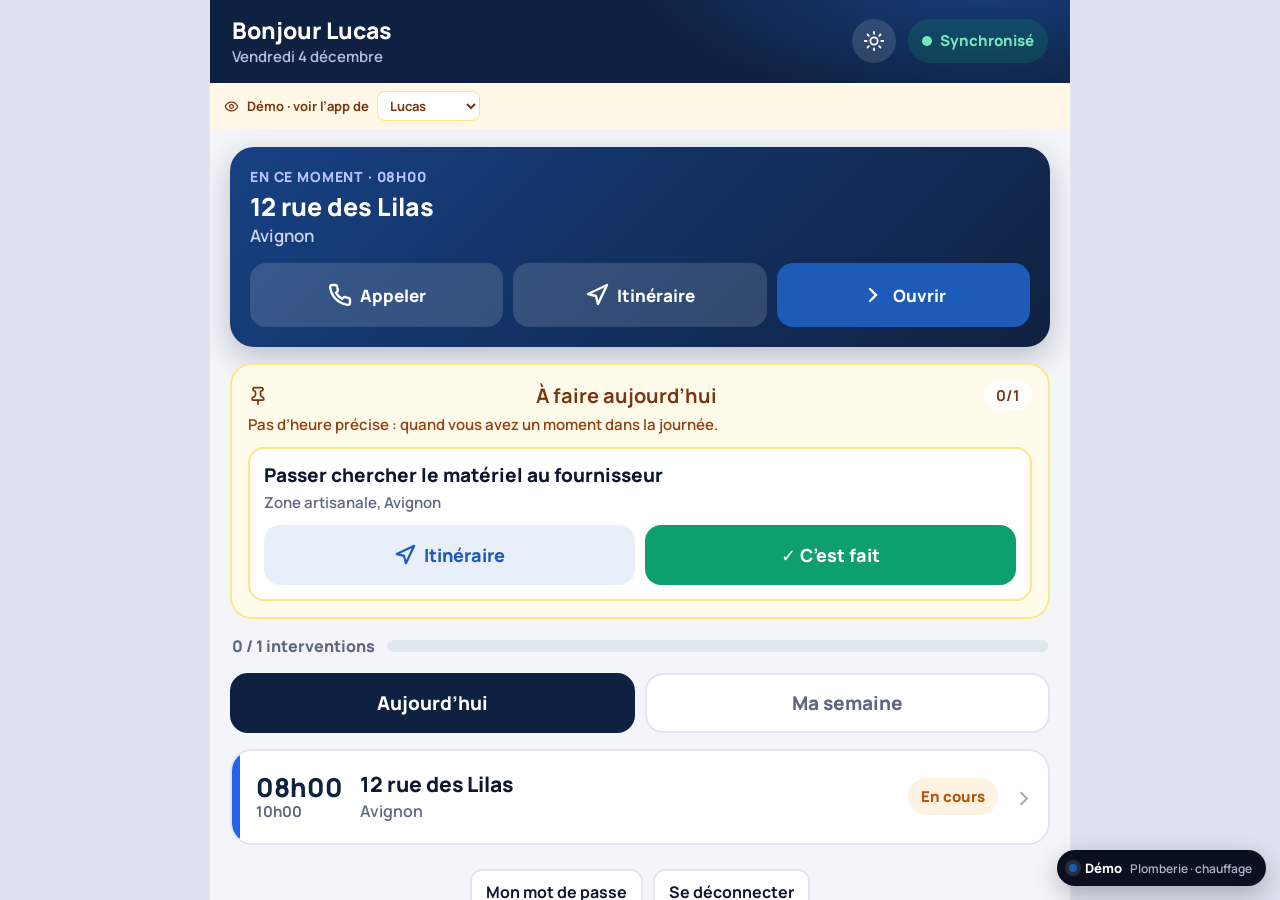
<file: app/tech.html>
<!doctype html>
<html lang="fr">
<head>
<meta charset="utf-8">
<meta name="viewport" content="width=device-width,initial-scale=1,viewport-fit=cover">
<meta name="robots" content="noindex, nofollow">

<meta name="apple-mobile-web-app-capable" content="yes">
<meta name="mobile-web-app-capable" content="yes">
<meta name="apple-mobile-web-app-status-bar-style" content="black-translucent">
<meta name="apple-mobile-web-app-title" content="Démo terrain">
<title>Application technicien · démo</title>
<link rel="preconnect" href="https://fonts.googleapis.com"><link rel="preconnect" href="https://fonts.gstatic.com" crossorigin>
<link href="https://fonts.googleapis.com/css2?family=Sora:wght@700;800&family=Manrope:wght@500;600;700;800&display=swap" rel="stylesheet">
<link rel="stylesheet" href="tech.css?v=4">
<script src="../demo/brand.js?v=1"></script>
<link rel="stylesheet" href="../demo/demo.css?v=1">

</head>
<body>
<div class="wrapper"><div class="screen" id="screen"><div class="scroll" style="padding:40px;text-align:center;color:#5E6680;font-weight:700">Chargement…</div></div></div>
<div class="toast" id="toast" role="status"></div>
<script src="../demo/mock.js?v=1"></script>
<script>window.BK_CONFIG = { url: 'https://demo.local', key: 'demo' };</script>
<script src="icons.js?v=1"></script>
<script src="tech.js?v=6"></script>
<script src="../demo/demo.js?v=1"></script>
</body>
</html>
</file>
<file: app/app.css>
:root{--steel:#1E5282;--indigo:#2239A9;--electric:#2B0AF1;--grad:linear-gradient(100deg,#1E5282,#2239A9 45%,#2B0AF1);--ink:#0E1630;--mute:#5E6680;--line:#E2E6EF;--bg:#F3F5FA;--soft:#EEF1FF;--ok:#0E9F6E;--err:#C62828;--warn:#B45309;--r:14px}
*{box-sizing:border-box}html,body{margin:0;height:100%}
body{font-family:Manrope,system-ui,sans-serif;color:var(--ink);background:var(--bg);-webkit-font-smoothing:antialiased}
button,input,select,textarea{font:inherit;color:inherit}button{cursor:pointer}
h1,h2,h3{font-family:Sora,Manrope,sans-serif;letter-spacing:-.01em;margin:0}
.btn{display:inline-flex;align-items:center;justify-content:center;gap:8px;border:0;border-radius:12px;padding:11px 15px;font-weight:800;text-decoration:none;white-space:nowrap}
.btn-grad{background:var(--grad);color:#fff}.btn-line{background:#fff;border:2px solid var(--line);color:var(--ink)}.btn-ok{background:var(--ok);color:#fff}.btn-red{background:#fff;border:2px solid #F3C7C7;color:var(--err)}
.btn:disabled{opacity:.6;cursor:default}
.sr{position:absolute;width:1px;height:1px;overflow:hidden;clip:rect(0 0 0 0)}
:focus-visible{outline:3px solid #8EA2FF;outline-offset:2px}
/* Connexion */
.login{min-height:100%;display:grid;place-items:center;padding:20px;background:radial-gradient(700px 380px at 80% 0,rgba(43,10,241,.45),transparent 60%),#0B1433}
.login form{background:#fff;border-radius:24px;padding:30px;width:min(400px,100%);box-shadow:0 30px 60px rgba(0,0,0,.35)}
.login img{height:72px;margin-bottom:14px}.login h1{font-size:24px;margin-bottom:4px}.login p{color:var(--mute);margin:0 0 20px}
.login label{display:block;font-weight:800;font-size:14px;margin:12px 0 6px}
.login input{width:100%;border:2px solid var(--line);border-radius:12px;padding:13px 14px}.login input:focus{outline:none;border-color:var(--indigo)}
.login .btn{width:100%;margin-top:18px;padding:15px}.login .link{background:none;border:0;color:var(--indigo);font-weight:700;margin-top:12px;padding:0}
.msg{border-radius:12px;padding:11px 13px;font-weight:700;font-size:14px;margin-top:14px;display:none}.msg.on{display:block}.msg.err{background:#FDECEC;color:var(--err)}.msg.ok{background:#E6F6EF;color:var(--ok)}
/* Structure */
.app{display:grid;grid-template-columns:236px 1fr;min-height:100%}
.side{background:#fff;border-right:1px solid var(--line);padding:18px 12px;display:flex;flex-direction:column;gap:4px;position:sticky;top:0;height:100vh}
.brand{display:flex;align-items:center;gap:10px;padding:2px 8px 16px}.brand img{height:46px}.brand b{font-family:Sora;display:block}.brand small{color:var(--mute);font-weight:700;font-size:12px}
.nav{display:flex;align-items:center;gap:10px;border:0;background:none;border-radius:10px;padding:11px 12px;font-weight:700;color:var(--mute);text-align:left;width:100%}
.nav:hover{background:var(--bg);color:var(--ink)}.nav.on{background:var(--soft);color:var(--indigo)}.nav:disabled{opacity:.45;cursor:default;background:none}
.nav .c{margin-left:auto;background:var(--electric);color:#fff;font-size:11px;font-weight:800;min-width:20px;height:20px;border-radius:10px;display:grid;place-items:center;padding:0 6px}.nav .c:empty{display:none}
.nav small{margin-left:auto;font-size:10.5px;font-weight:800;text-transform:uppercase;letter-spacing:.04em}
.who{margin-top:auto;border-top:1px solid var(--line);padding:12px 8px 0;font-size:13px;color:var(--mute)}.who b{display:block;color:var(--ink)}.who button{border:0;background:none;color:var(--indigo);font-weight:700;padding:0;margin-top:6px}
.main{padding:22px 24px;min-width:0}
.head{display:flex;align-items:center;gap:10px;flex-wrap:wrap;margin-bottom:14px}.head h1{font-size:24px;margin-right:auto}
.live{display:inline-flex;align-items:center;gap:6px;font-size:13px;font-weight:800;color:var(--ok)}.live i{width:8px;height:8px;border-radius:50%;background:currentColor;animation:p 2s infinite}@keyframes p{50%{opacity:.3}}
.seg{display:inline-flex;background:#fff;border:1px solid var(--line);border-radius:10px;padding:3px}.seg button{border:0;background:none;border-radius:7px;padding:7px 12px;font-weight:700;color:var(--mute)}.seg button.on{background:var(--ink);color:#fff}
.weeknav{display:flex;align-items:center;gap:6px;font-weight:800}.weeknav button{width:36px;height:36px;border-radius:10px;border:1px solid var(--line);background:#fff;font-size:18px}
.weeknav .today{width:auto;padding:0 12px;font-size:14px;font-weight:700}
.legend{display:flex;gap:14px;flex-wrap:wrap;font-size:13px;color:var(--mute);margin:-4px 0 12px}.legend i{display:inline-block;width:10px;height:10px;border-radius:3px;margin-right:6px;vertical-align:-1px}
/* Planning semaine */
.grid{display:grid;grid-template-columns:150px repeat(6,minmax(140px,1fr));background:#fff;border:1px solid var(--line);border-radius:var(--r);overflow:auto;box-shadow:0 1px 2px rgba(14,22,48,.04)}
.gh{position:sticky;top:0;z-index:2;background:#FAFBFD;border-bottom:1px solid var(--line);padding:10px;font-size:13px;font-weight:800;color:var(--mute);text-align:center}
.gh.today span{background:var(--grad);color:#fff;border-radius:6px;padding:2px 7px}
.tn{padding:12px;border-bottom:1px solid var(--line);border-right:1px solid var(--line);background:#FAFBFD;display:flex;flex-direction:column;gap:2px;justify-content:center}
.tn b{display:flex;align-items:center;gap:8px}.tn i{width:12px;height:12px;border-radius:4px;flex:none}.tn small{color:var(--mute);font-weight:600;font-size:12px;padding-left:20px}
.tn button{border:0;background:none;color:var(--indigo);font-size:12px;font-weight:700;padding:0 0 0 20px;text-align:left}
.cell{border-bottom:1px solid var(--line);border-right:1px solid var(--line);padding:6px;min-height:100px;display:flex;flex-direction:column;gap:6px;transition:background .15s}
.cell.today{background:#F8F9FF}.cell.over{background:var(--soft);outline:2px dashed var(--indigo);outline-offset:-4px}
.cell.abs{background:repeating-linear-gradient(-45deg,#F4F5F8 0 8px,#ECEEF3 8px 16px)}
.abs-l{font-size:12px;font-weight:800;color:var(--mute);text-align:center;padding:4px;display:flex;align-items:center;justify-content:center;gap:6px}
.abs-l button{border:0;background:none;color:var(--mute);font-size:14px;padding:0}
.card{position:relative;background:#fff;border:1px solid var(--line);border-radius:10px;padding:7px 8px 7px 14px;font-size:12px;cursor:grab;user-select:none;text-align:left;width:100%}
.card::before{content:'';position:absolute;left:0;top:0;bottom:0;width:7px;border-radius:10px 0 0 10px;background:var(--stripe)}
.card:hover{border-color:#C9D0E2}.card.dragging{opacity:.4}
.card .t{font-weight:800;display:flex;align-items:center;gap:5px}.card .t .ico{margin-left:auto;display:flex;gap:3px;color:var(--mute)}
.card .dot{width:8px;height:8px;border-radius:50%;background:var(--sc);flex:none}
.card .a{font-weight:700;margin-top:2px;white-space:nowrap;overflow:hidden;text-overflow:ellipsis}
.card .g{color:var(--mute);white-space:nowrap;overflow:hidden;text-overflow:ellipsis}
.card.pin{background:#FFFBEB;border-color:#FDE68A}.card.pin .t{color:#92400E;font-size:10px;text-transform:uppercase;letter-spacing:.04em}
.card.cl{opacity:.55}.card.interne{background:#F6F4FF}
.team{display:flex;align-items:center;gap:6px;margin-top:5px;font-size:11px;font-weight:700;color:var(--mute)}
.av{display:inline-grid;place-items:center;width:20px;height:20px;border-radius:50%;color:#fff;font-size:10px;font-weight:800;border:2px solid #fff;margin-left:-6px}.av:first-child{margin-left:0}.avs{display:inline-flex}
.dayv{display:grid;grid-template-columns:repeat(5,minmax(190px,1fr));gap:12px;overflow:auto}
.dcol{background:#fff;border:1px solid var(--line);border-radius:var(--r);padding:10px;min-height:300px}.dcol h3{font-size:14px;margin:2px 4px 8px;display:flex;align-items:center;gap:8px}.dcol h3 i{width:12px;height:12px;border-radius:4px}
.hint{background:var(--soft);color:#1B2C6B;border-radius:12px;padding:10px 14px;font-size:14px;margin-bottom:12px}
/* Demandes */
.list{display:grid;gap:10px}
.d{display:grid;grid-template-columns:72px 1fr auto;gap:14px;align-items:center;background:#fff;border:1px solid var(--line);border-radius:16px;padding:12px;cursor:pointer;text-align:left;width:100%}
.d:hover{border-color:#C9D0E2}.d.new{border-left:5px solid var(--electric)}
.d .th{width:72px;height:56px;border-radius:10px;background:var(--soft) center/cover;display:grid;place-items:center;font-weight:800;color:var(--indigo)}
.d h3{font-family:Manrope;font-size:16px;font-weight:800}.d p{margin:2px 0 0;color:var(--mute);font-size:13.5px}
.tag{display:inline-block;font-size:11.5px;font-weight:800;border-radius:999px;padding:3px 9px;margin-left:6px;vertical-align:1px}
.t-urg{background:#FDECEC;color:var(--err)}.t-new{background:var(--soft);color:var(--indigo)}.t-aff{background:#FEF3C7;color:#92400E}.t-pla{background:#E6F6EF;color:var(--ok)}.t-arc{background:#EEF0F4;color:var(--mute)}
.s-planifiee{background:var(--soft);color:var(--indigo)}.s-enroute{background:#F1EBFF;color:#6D28D9}.s-encours{background:#FEF3E2;color:var(--warn)}.s-controle{background:#FFF1E8;color:#C2410C}.s-cloturee{background:#E6F6EF;color:var(--ok)}
.empty{background:#fff;border:1px dashed #C9D0E2;border-radius:16px;padding:40px;text-align:center;color:var(--mute)}
/* Panneau */
.scrim{position:fixed;inset:0;background:rgba(14,22,48,.4);opacity:0;pointer-events:none;transition:.2s;z-index:20}.scrim.on{opacity:1;pointer-events:auto}
.panel{position:fixed;top:0;right:0;bottom:0;width:min(560px,100%);background:#fff;z-index:21;transform:translateX(100%);transition:transform .25s;display:flex;flex-direction:column;visibility:hidden}
.panel.on{transform:none;visibility:visible}
.panel header{padding:18px 20px;border-bottom:1px solid var(--line);display:flex;gap:10px;align-items:flex-start}.panel header h2{font-size:19px}
.panel .x{margin-left:auto;border:0;background:var(--bg);width:36px;height:36px;border-radius:10px;font-size:20px;flex:none}
.panel .body{flex:1;overflow:auto;padding:18px 20px;display:grid;gap:14px;align-content:start}
.panel footer{padding:14px 20px;border-top:1px solid var(--line);display:flex;gap:8px;flex-wrap:wrap}
.kv{display:grid;grid-template-columns:110px 1fr;gap:8px 12px;font-size:14.5px;margin:0}.kv dt{color:var(--mute);font-weight:700}.kv dd{margin:0;font-weight:700}
.box{border:1px solid var(--line);border-radius:14px;padding:14px}.box h4{margin:0 0 8px;font-size:12px;text-transform:uppercase;letter-spacing:.05em;color:var(--mute)}
.chips{display:flex;gap:6px;flex-wrap:wrap}.chips span{display:inline-flex;align-items:center;gap:6px;background:var(--bg);border-radius:999px;padding:4px 10px 4px 6px;font-weight:800;font-size:13px}.chips i{width:10px;height:10px;border-radius:50%}
.ph{display:grid;grid-template-columns:repeat(3,1fr);gap:8px}.ph a{display:block;text-decoration:none;color:var(--mute);font-size:12px;font-weight:700;line-height:1.25;position:relative}
.ph img,.ph .ic{width:100%;aspect-ratio:4/3;object-fit:cover;border-radius:10px;background:var(--bg);margin-bottom:4px;display:grid;place-items:center;font-size:26px}
.ph .rm{position:absolute;top:4px;right:4px;width:24px;height:24px;border-radius:50%;border:0;background:rgba(0,0,0,.6);color:#fff}
.mat{margin:0;padding-left:18px;font-weight:600}.mat li{margin:3px 0}
/* Formulaire */
.form{display:grid;grid-template-columns:1fr 1fr;gap:12px}
.form label{display:flex;flex-direction:column;gap:5px;font-size:13px;font-weight:800;color:var(--mute)}
.form .full{grid-column:1/-1}
.form input,.form select,.form textarea{border:2px solid var(--line);border-radius:10px;padding:10px 12px;background:#fff;font-weight:600;color:var(--ink)}
.form input:focus,.form select:focus,.form textarea:focus{outline:none;border-color:var(--indigo)}
.form textarea{min-height:80px;resize:vertical}
.checks{display:flex;gap:8px;flex-wrap:wrap}.checks label{flex-direction:row;align-items:center;gap:6px;background:var(--bg);padding:7px 11px;border-radius:999px;color:var(--ink);cursor:pointer}
.checks label:has(input:checked){background:var(--soft);outline:2px solid var(--indigo)}
.inline{flex-direction:row!important;align-items:center;gap:8px!important;color:var(--ink)!important}
.pinbox{background:#FFFBEB;border-radius:10px;padding:10px 12px}
.toast{position:fixed;left:50%;bottom:22px;transform:translate(-50%,20px);opacity:0;transition:.25s;background:var(--ink);color:#fff;font-weight:700;padding:12px 18px;border-radius:12px;z-index:30;max-width:calc(100% - 32px)}.toast.on{opacity:1;transform:translate(-50%,0)}
.loading{padding:60px;text-align:center;color:var(--mute);font-weight:700}
/* Affaires */
.panel.wide{width:min(780px,100%)}
.search{border:2px solid var(--line);border-radius:10px;padding:8px 12px;min-width:240px;background:#fff;font-weight:600}.search:focus{outline:none;border-color:var(--indigo)}
.tgl{display:inline-flex;align-items:center;gap:6px;font-size:13px;font-weight:700;color:var(--mute)}
.kpis{display:grid;grid-template-columns:repeat(3,minmax(0,1fr));gap:12px;margin-bottom:14px}
.kpi{background:#fff;border:1px solid var(--line);border-radius:var(--r);padding:12px 16px}.kpi small{display:block;font-size:12px;font-weight:800;color:var(--mute);text-transform:uppercase;letter-spacing:.04em}.kpi b{display:block;font-family:Sora;font-size:22px;margin:2px 0}.kpi span{font-size:13px;color:var(--mute);font-weight:600}
.kpi.warn{border-color:#FCD9B6;background:#FFF8F1}.kpi.warn b{color:#C2410C}
.kb{display:grid;grid-auto-flow:column;grid-auto-columns:minmax(250px,1fr);gap:12px;overflow-x:auto;padding-bottom:8px;align-items:start}
.kc{background:#E9ECF4;border-radius:var(--r);padding:10px;min-height:240px;display:flex;flex-direction:column;gap:8px;transition:background .15s}.kc.over{background:var(--soft);outline:2px dashed var(--indigo);outline-offset:-4px}
.kc h3{font-family:Manrope;font-size:14px;font-weight:800;display:flex;align-items:center;gap:8px;padding:2px 4px 4px}.kc h3 i{width:10px;height:10px;border-radius:50%}.kc h3 span{margin-left:auto;background:#fff;border-radius:999px;padding:1px 8px;font-size:12px;color:var(--mute)}
.kv0{margin:8px 0;text-align:center;color:#9AA1B6;font-size:13px;font-weight:700}
.ka{display:flex;flex-direction:column;gap:3px;text-align:left;width:100%;background:#fff;border:1px solid var(--line);border-left:4px solid var(--c);border-radius:12px;padding:10px 12px;cursor:grab}.ka:hover{border-color:#C9D0E2;border-left-color:var(--c)}.ka.dragging{opacity:.4}
.ka small{font-size:11.5px;font-weight:800;color:var(--mute)}.ka b{font-size:15px}.ka .o{font-size:13.5px;color:var(--ink);font-weight:600;display:-webkit-box;-webkit-line-clamp:2;-webkit-box-orient:vertical;overflow:hidden}
.ka .m{display:flex;justify-content:space-between;align-items:baseline;font-size:13px;color:var(--mute);font-weight:700;margin-top:2px}.ka .m b{font-size:14px;color:var(--ink)}
.ka em{font-style:normal;font-size:12px;font-weight:800;color:var(--mute);margin-top:2px}.ka em.rel{color:#C2410C}.ka em.okk{color:var(--ok)}
.lines table{width:100%;border-collapse:collapse;font-size:13.5px}.lines th{text-align:left;font-size:11.5px;color:var(--mute);font-weight:800;padding:0 4px 6px}
.lines td{padding:3px}.lines td:nth-child(1){width:46%}.lines td:nth-child(2){width:11%}.lines td:nth-child(3){width:13%}.lines td:nth-child(4){width:14%}
.lines input,.lines select{width:100%;border:2px solid var(--line);border-radius:8px;padding:7px 8px;font-weight:600;background:#fff}.lines input:focus,.lines select:focus{outline:none;border-color:var(--indigo)}
.lines .tt{text-align:right;font-weight:800;white-space:nowrap}.lrm{border:0;background:none;color:var(--mute);font-size:18px;width:28px}
.tot{display:flex;gap:16px;align-items:center;justify-content:flex-end;flex-wrap:wrap;margin-top:12px;font-weight:700;color:var(--mute)}.tot b{color:var(--ink);font-size:16px;margin-left:4px}.tot select{border:2px solid var(--line);border-radius:8px;padding:5px}
/* Chantiers */
.chs{display:grid;grid-template-columns:repeat(auto-fill,minmax(280px,1fr));gap:12px}
.ch{background:#fff;border:1px solid var(--line);border-radius:16px;padding:16px;text-align:left;display:flex;flex-direction:column;gap:6px;cursor:pointer}.ch:hover{border-color:#C9D0E2;box-shadow:0 6px 20px rgba(14,22,48,.06)}
.ch .top{display:flex;gap:6px}.ch h3{font-size:17px}.ch p{margin:0;color:var(--mute);font-size:13.5px;font-weight:600}
.pg{height:8px;background:var(--bg);border-radius:99px;overflow:hidden;margin-top:6px}.pg i{display:block;height:100%;background:var(--grad);border-radius:99px}
.pgl{display:flex;justify-content:space-between;font-size:13px;color:var(--mute);font-weight:700}.pgl b{color:var(--ink)}
.ch .ft{display:flex;align-items:center;gap:8px;font-size:12.5px;color:var(--mute);font-weight:700;border-top:1px solid var(--line);padding-top:10px;margin-top:4px}
.jl{padding:7px 0;border-bottom:1px solid var(--line);font-size:14px}.jl:last-of-type{border:0}.jc{color:var(--mute);font-size:13px;margin-top:2px}
.jr{border-left:3px solid var(--indigo);padding:4px 0 4px 10px;margin-top:10px;font-size:14px;font-weight:600}.jr small{display:block;color:var(--mute);font-size:12px;font-weight:700}
input[type=range]{accent-color:var(--electric)}
@media (max-width:900px){.kpis{grid-template-columns:1fr}.search{min-width:0;flex:1}}
@media (max-width:900px){.app{grid-template-columns:1fr}.side{flex-direction:row;overflow:auto;padding:8px;gap:6px;border-right:0;border-bottom:1px solid var(--line);position:static;height:auto}.brand,.who{display:none}.nav{width:auto;white-space:nowrap}.main{padding:14px}.d{grid-template-columns:56px 1fr}.d .th{width:56px;height:46px}.d>.r{display:none}.form{grid-template-columns:1fr}}
/* Icônes au trait */
.i{width:1.15em;height:1.15em;vertical-align:-.2em;flex:none;stroke-width:2}
.nav .i{width:18px;height:18px;opacity:.85}.nav.on .i{opacity:1}
.btn .i{width:17px;height:17px}
.box h4 .i{width:14px;height:14px;vertical-align:-2px;margin-right:2px}
.card .ico .i{width:13px;height:13px}
.ph .ic .i{width:30px;height:30px;color:var(--mute);stroke-width:1.6}
.abs-l .i{width:14px;height:14px}
.ka small .i{width:13px;height:13px;vertical-align:-2px}
.ka em .i{width:13px;height:13px;vertical-align:-2px}
.who button{margin-top:6px}
.acc{display:grid;grid-template-columns:1fr auto;gap:8px 12px;align-items:center;border:1px solid var(--line);border-radius:14px;padding:12px 14px}
.acc b{font-size:15px}.acc small{display:block;color:var(--mute);font-size:12.5px;font-weight:600;margin-top:2px}.acc .tag{margin-left:8px}
.acc .nm{grid-column:1/-1}.acc .nm:empty{display:none}
.newpw{display:flex;align-items:center;justify-content:space-between;gap:10px;flex-wrap:wrap;background:#E6F6EF;border-radius:10px;padding:10px 12px;font-size:14px}.newpw b{font-family:ui-monospace,Menlo,monospace;font-size:15px;letter-spacing:.02em}
.side>.nav#team{margin-top:auto}.side>.nav#team+.who{margin-top:0}
</file>
<file: demo/demo.css>
#lm-bar{position:fixed;right:14px;bottom:calc(14px + env(safe-area-inset-bottom));z-index:9999;font-family:Manrope,system-ui,sans-serif}
.lm-pill{display:flex;align-items:center;gap:8px;border:0;border-radius:999px;padding:9px 14px 9px 12px;background:#0B1020;color:#fff;font-weight:800;font-size:13px;box-shadow:0 8px 24px rgba(0,0,0,.25);cursor:pointer}
.lm-pill small{font-weight:600;color:#AEB6CC;font-size:12px}
.lm-dot{width:8px;height:8px;border-radius:50%;background:var(--electric,#2B6BFF);box-shadow:0 0 0 4px rgba(255,255,255,.12)}
.lm-menu{position:absolute;right:0;bottom:calc(100% + 10px);width:290px;background:#fff;border-radius:16px;padding:8px;box-shadow:0 20px 50px rgba(11,16,32,.25);border:1px solid #E5E8F0;display:grid;gap:2px}
.lm-menu[hidden]{display:none}
.lm-menu p{margin:4px 8px 8px;font-size:12.5px;color:#5E6680;line-height:1.4}.lm-menu p b{display:block;color:#0E1630;font-size:14px}
.lm-menu a,.lm-menu button{display:block;text-align:left;border:0;background:none;padding:10px 10px;border-radius:10px;color:#0E1630;font-weight:700;font-size:14px;text-decoration:none;cursor:pointer;font-family:inherit}
.lm-menu a:hover,.lm-menu button:hover{background:#F2F4F8}
.lm-menu button{color:#5E6680;font-weight:600}
.lm-menu .lm-cta{background:var(--grad,#0B1020);color:#fff;text-align:center;margin-top:4px}.lm-menu .lm-cta:hover{background:var(--grad,#0B1020);filter:brightness(1.08)}
#lm-toast{position:fixed;left:50%;bottom:80px;transform:translate(-50%,10px);opacity:0;transition:.25s;background:#0B1020;color:#fff;font:700 14px Manrope,system-ui,sans-serif;padding:11px 16px;border-radius:12px;z-index:10000;pointer-events:none}#lm-toast.on{opacity:1;transform:translate(-50%,0)}
body:has(.panel.on) #lm-bar,body:has(.sheet.on) #lm-bar,body:has(.validate) #lm-bar{display:none}
@media (max-width:900px){#lm-bar{right:12px;bottom:calc(12px + env(safe-area-inset-bottom))}.lm-pill small{display:none}}
.in-phone .screen .top{padding-top:52px!important}
</file>
<file: app/tech.css>
/* Les Monsieurs */
:root{--navy:#0B1433;--navy-2:#1B2C6B;--blue:#2239A9;--blue-50:#EEF1FF;--orange:#2B0AF1;--orange-d:#2239A9;--bg:#F3F5FA;--card:#fff;--line:#E2E6EF;--ink:#0E1630;--mute:#5E6680;--ok:#0E9F6E;--ok-50:#E6F6EF;--warn:#B45309;--warn-50:#FEF3E2;--err:#C62828;--err-50:#FDECEC;--grad:linear-gradient(100deg,#1E5282,#2239A9 45%,#2B0AF1);--sh:0 1px 2px rgba(14,22,48,.06),0 4px 16px rgba(14,22,48,.06)}
*{box-sizing:border-box}html,body{margin:0}
body{font-family:Manrope,system-ui,-apple-system,sans-serif;color:var(--ink);-webkit-font-smoothing:antialiased}
button,input,select,textarea{font:inherit;color:inherit}button{cursor:pointer}
.sr{position:absolute;width:1px;height:1px;overflow:hidden;clip:rect(0 0 0 0)}
.btn{display:inline-flex;align-items:center;justify-content:center;gap:8px;border:2px solid var(--line);background:#fff;border-radius:12px;padding:10px 14px;font-weight:700;text-decoration:none;color:var(--ink)}
.toast{position:fixed;left:50%;bottom:24px;transform:translateX(-50%) translateY(20px);background:var(--navy);color:#fff;padding:12px 18px;border-radius:12px;font-weight:600;opacity:0;transition:.25s;z-index:100;max-width:calc(100% - 32px)}
.toast.show{opacity:1;transform:translateX(-50%) translateY(0)}
:focus-visible{outline:3px solid #8EA2FF;outline-offset:2px}
html,body{height:100%}body{background:var(--bg);overscroll-behavior:none}
.screen{background:var(--bg);height:100%;overflow:hidden;display:flex;flex-direction:column;position:relative;container-type:inline-size;container-name:scr}
/* ---------- Application ---------- */
.top{background:var(--navy);color:#fff;padding:16px 22px;display:flex;align-items:center;gap:12px;flex:none}
.top .back{width:56px;height:56px;border-radius:16px;border:0;background:rgba(255,255,255,.13);color:#fff;font-size:32px;line-height:1;flex:none}
.top .ttl{min-width:0;flex:1}
.top h1{font-size:23px;margin:0;font-weight:800;white-space:nowrap;overflow:hidden;text-overflow:ellipsis}
.top small{display:block;font-size:15px;color:#B3BEE0;font-weight:600}
.sync{display:flex;align-items:center;gap:8px;font-weight:800;font-size:15px;height:44px;padding:0 14px;border-radius:999px;background:rgba(14,159,110,.2);color:#7BE3B9;border:0;white-space:nowrap}
.sync i{width:10px;height:10px;border-radius:50%;background:currentColor;flex:none}
.sync.off{background:rgba(43,10,241,.22);color:#C9D0FF}
.sync.busy i{animation:pulse 1s infinite}
.sun{width:44px;height:44px;border-radius:50%;border:0;background:rgba(255,255,255,.13);color:#fff;font-size:20px;flex:none}
@keyframes pulse{50%{opacity:.2}}
.scroll{flex:1;overflow:auto;padding:18px 20px 28px;-webkit-overflow-scrolling:touch;overscroll-behavior:contain}
.next{background:linear-gradient(135deg,#1E5282,#0B1433);color:#fff;border-radius:24px;padding:20px;margin-bottom:16px;box-shadow:0 10px 30px rgba(11,20,51,.25)}
.next .lbl{font-size:14px;font-weight:800;color:#B9C4FF;text-transform:uppercase;letter-spacing:.06em}
.next .ad{font-size:25px;font-weight:800;margin:6px 0 2px;line-height:1.2}
.next .vi{color:#CDD5EE;font-size:17px;font-weight:600}
.next .row2{display:grid;grid-template-columns:1fr 1fr 1fr;gap:10px;margin-top:16px}
.next .row2 a,.next .row2 button{height:64px;border-radius:16px;border:0;font-weight:800;font-size:17px;display:flex;align-items:center;justify-content:center;gap:8px;text-decoration:none;color:#fff;background:rgba(255,255,255,.14)}
.next .row2 .go{background:var(--orange)}
.next .row2 svg{width:24px;height:24px}
.prog{display:flex;align-items:center;gap:12px;margin:4px 2px 16px;font-weight:800;color:var(--mute);font-size:16px}
.prog .bar{flex:1;height:12px;background:#E1E7EF;border-radius:6px;overflow:hidden}
.prog .bar i{display:block;height:100%;background:var(--ok);border-radius:6px;transition:width .4s}
.tabs{display:flex;gap:10px;margin-bottom:16px}
.tabs button{flex:1;height:60px;border-radius:18px;border:2px solid var(--line);background:#fff;font-size:19px;font-weight:800;color:var(--mute)}
.tabs button.on{border-color:var(--navy);background:var(--navy);color:#fff}
.daytitle{font-size:15px;font-weight:800;color:var(--mute);text-transform:uppercase;letter-spacing:.05em;margin:20px 4px 10px}
.job{display:flex;align-items:center;gap:16px;width:100%;text-align:left;background:#fff;border:2px solid var(--line);border-radius:22px;padding:18px 16px 18px 0;margin-bottom:12px;overflow:hidden;min-height:96px}
.job::before{content:'';width:8px;align-self:stretch;background:var(--sc);flex:none;margin:-18px 0;border-radius:0 6px 6px 0}
.job .h{font-size:26px;font-weight:800;min-width:88px;color:var(--navy);line-height:1.1}
.job .h small{display:block;font-size:15px;color:var(--mute);font-weight:700;margin-top:3px}
.job .b{flex:1;min-width:0}
.job .ad{font-size:21px;font-weight:800;line-height:1.25}
.job .vi{font-size:16px;color:var(--mute);font-weight:600;margin-top:3px}
.job .st{font-size:15px;font-weight:800;padding:8px 13px;border-radius:999px;white-space:nowrap}
.job .chev{font-size:30px;color:#9AA8BA}
.job.done{opacity:.55}
.job.int{background:#F4F2FF;border-color:#E2DCFF}
.st.planifiee{background:var(--blue-50);color:var(--blue)}.st.enroute{background:#F1EBFF;color:#6D28D9}.st.encours{background:var(--warn-50);color:var(--warn)}.st.controle,.st.cloturee{background:var(--ok-50);color:var(--ok)}
.demo-who{margin-top:26px;padding-top:16px;border-top:1px dashed #C8D2DF}
.demo-who p{margin:0 0 8px;font-size:14px;color:var(--mute);font-weight:700}
/* Fiche */
.step{display:grid;grid-template-columns:repeat(4,1fr);gap:6px;margin-bottom:16px}
.step div{text-align:center;font-size:13px;font-weight:800;color:#9AA8BA}
.step div::before{content:'';display:block;height:8px;border-radius:4px;background:#DCE3EC;margin-bottom:6px}
.step div.on{color:var(--navy)}
.step div.on::before{background:var(--ok)}
.addr{background:#fff;border:3px solid var(--navy);border-radius:22px;padding:18px 20px;margin-bottom:14px}
.addr .a{font-size:27px;font-weight:800;line-height:1.2}
.addr .v{font-size:19px;color:var(--mute);font-weight:700;margin-top:2px}
.big-actions{display:grid;grid-template-columns:1fr 1fr;gap:12px;margin-bottom:14px}
.bigbtn{height:86px;border-radius:22px;border:0;font-size:22px;font-weight:800;display:flex;align-items:center;justify-content:center;gap:12px;text-decoration:none;color:#fff}
.bigbtn svg{width:30px;height:30px;flex:none}
.call{background:var(--ok)}.route{background:var(--blue)}
.primary-step{width:100%;height:92px;border-radius:24px;border:0;font-size:24px;font-weight:800;color:#fff;background:#6D28D9;display:flex;align-items:center;justify-content:center;gap:12px;margin-bottom:10px;box-shadow:0 8px 24px rgba(109,40,217,.3)}
.primary-step.here{background:var(--warn);box-shadow:0 8px 24px rgba(180,83,9,.3)}
.sms{display:flex;align-items:center;justify-content:center;gap:8px;height:60px;border-radius:18px;background:#fff;border:2px solid var(--line);font-weight:800;font-size:18px;text-decoration:none;color:var(--navy);margin-bottom:14px}
.since{background:var(--warn-50);color:var(--warn);font-weight:800;border-radius:16px;padding:12px 16px;font-size:17px;margin-bottom:14px;display:flex;align-items:center;gap:10px}
.binome{display:inline-flex;align-items:center;gap:8px;background:#FFF1E8;color:var(--orange-d);font-weight:800;font-size:18px;padding:10px 16px;border-radius:999px;margin-bottom:14px}
.panel{background:#fff;border:2px solid var(--line);border-radius:22px;padding:18px 20px;margin-bottom:14px}
.panel h3{margin:0 0 10px;font-size:15px;color:var(--mute);text-transform:uppercase;letter-spacing:.05em;display:flex;align-items:center;gap:8px}
.panel p{margin:0;font-size:20px;line-height:1.4;font-weight:600}
.facts{display:grid;grid-template-columns:auto 1fr;gap:10px 16px;font-size:19px;margin:0}
.facts dt{color:var(--mute);font-weight:700}
.facts dd{margin:0;font-weight:800}
.hist{border-left:4px solid var(--ok);padding:4px 0 4px 14px;margin-top:12px}
.hist b{font-size:17px}
.hist div{font-size:17px;color:var(--ink);margin-top:4px;line-height:1.4}
.hist .ph{display:flex;gap:8px;margin-top:8px}
.hist .ph img{width:84px;height:63px;border-radius:10px;object-fit:cover}
.photo-btn{width:100%;height:100px;border-radius:22px;border:3px dashed #9DB7DA;background:var(--blue-50);color:var(--blue);font-size:23px;font-weight:800;display:flex;align-items:center;justify-content:center;gap:12px;cursor:pointer}
.photo-btn svg{width:36px;height:36px}
.thumbs{display:grid;grid-template-columns:repeat(3,1fr);gap:10px;margin-top:12px}
.thumbs figure{position:relative;margin:0}
.thumbs img{width:100%;aspect-ratio:4/3;object-fit:cover;border-radius:14px;display:block}
.thumbs .rm{position:absolute;top:6px;right:6px;width:44px;height:44px;border-radius:50%;border:0;background:rgba(0,0,0,.62);color:#fff;font-size:24px}
.thumbs .tg{position:absolute;left:6px;bottom:6px;border:0;border-radius:999px;padding:6px 12px;font-weight:800;font-size:14px;background:rgba(255,255,255,.95);color:var(--navy)}
.chips{display:flex;flex-wrap:wrap;gap:8px;margin-bottom:12px}
.chips button{height:48px;padding:0 16px;border-radius:999px;border:2px solid var(--line);background:#fff;font-weight:800;font-size:16px;color:var(--navy)}
.chips button:active{background:var(--blue-50)}
.cmt{display:flex;gap:10px}
.cmt textarea{flex:1;min-height:130px;border:2px solid var(--line);border-radius:18px;padding:14px;font-size:19px;resize:vertical;line-height:1.4}
.cmt textarea:focus{border-color:var(--blue);outline:none}
.mic{width:92px;border-radius:18px;border:0;background:var(--navy);color:#fff;display:flex;flex-direction:column;align-items:center;justify-content:center;gap:6px;font-weight:800;font-size:15px;flex:none}
.mic svg{width:32px;height:32px}
.mic.rec{background:var(--err);animation:pulse 1.2s infinite}
.validate{flex:none;padding:12px 20px calc(16px + env(safe-area-inset-bottom));background:#fff;border-top:1px solid var(--line);box-shadow:0 -6px 20px rgba(11,20,51,.06)}
.validate button{width:100%;height:84px;border-radius:22px;border:0;font-size:25px;font-weight:800;background:#9AA8BA;color:#fff;transition:background .2s}
.validate button.ready{background:var(--ok);box-shadow:0 8px 24px rgba(14,159,110,.35)}
.need{display:flex;gap:8px;justify-content:center;margin-bottom:10px}
.need span{font-size:16px;font-weight:800;padding:7px 14px;border-radius:999px;border:2px solid var(--line);color:var(--mute);white-space:nowrap}
.need span.ok{border-color:var(--ok);color:var(--ok);background:var(--ok-50)}
.alert{background:var(--err-50);color:var(--err);border-radius:16px;padding:14px 16px;font-size:18px;font-weight:800;margin-bottom:10px;display:none}
.alert.show{display:block;animation:shake .35s}
@keyframes shake{25%{transform:translateX(-6px)}75%{transform:translateX(6px)}}
.done-box{background:var(--ok-50);border:2px solid #A7E3C9;color:#065F46;border-radius:22px;padding:20px;font-size:20px;font-weight:800;text-align:center;margin-bottom:14px}
/* Toast + annuler */
.screen .toast{position:absolute;bottom:calc(120px + env(safe-area-inset-bottom));font-size:18px;padding:16px 20px;display:flex;align-items:center;gap:14px;width:max-content}
.toast button{border:0;background:#B9C4FF;color:var(--navy);font-weight:800;border-radius:10px;padding:8px 12px;font-size:16px}
/* Visionneuse */
.lb{position:absolute;inset:0;background:rgba(0,0,0,.92);z-index:50;display:none;align-items:center;justify-content:center;padding:20px}
.lb.on{display:flex}
.lb img{max-width:100%;max-height:100%;border-radius:12px}
.lb button{position:absolute;top:calc(20px + env(safe-area-inset-top));right:20px;width:56px;height:56px;border-radius:50%;border:0;background:rgba(255,255,255,.18);color:#fff;font-size:30px}
/* Mode plein soleil : contraste maximal */
.screen.sunmode{--bg:#fff;--line:#0F1B2D;--mute:#0F1B2D}
.screen.sunmode .job,.screen.sunmode .panel,.screen.sunmode .tabs button,.screen.sunmode .chips button{border-width:3px}
.screen.sunmode .job .ad,.screen.sunmode .panel p{font-weight:800}
/* ---------- Version iPhone (écran étroit) ---------- */
@container scr (max-width:520px){
  .top{padding:14px 16px;gap:10px}
  .top .back{width:50px;height:50px}
  .top h1{font-size:20px}
  .top small{font-size:14px}
  .sync{height:40px;padding:0 12px;font-size:0;gap:0}
  .sync i{width:12px;height:12px}
  .sync.off{font-size:13px;gap:6px}
  .sun{width:40px;height:40px;font-size:18px}
  .scroll{padding:14px 14px 24px}
  .next{padding:16px;border-radius:22px}
  .next .ad{font-size:22px}
  .next .row2{gap:8px}
  .next .row2 a,.next .row2 button{height:60px;font-size:15px;flex-direction:column;gap:2px}
  .tabs button{height:54px;font-size:17px}
  .job{gap:12px;padding:16px 12px 16px 0;min-height:88px;border-radius:20px}
  .job .h{min-width:68px;font-size:22px}
  .job .ad{font-size:18px}
  .job .vi{font-size:15px}
  .job .st{display:none}
  .addr .a{font-size:23px}
  .big-actions{gap:10px}
  .bigbtn{height:76px;font-size:19px;border-radius:20px}
  .primary-step{height:80px;font-size:21px}
  .panel{padding:16px;border-radius:20px}
  .panel p{font-size:18px}
  .facts{font-size:17px;grid-template-columns:1fr}
  .facts dt{margin-top:4px;font-size:14px;text-transform:uppercase;letter-spacing:.04em}
  .facts dt:first-child{margin-top:0}
  .thumbs{grid-template-columns:repeat(2,1fr)}
  .photo-btn{height:88px;font-size:20px}
  .chips{flex-wrap:nowrap;overflow-x:auto;margin:0 -16px 12px;padding:0 16px;scrollbar-width:none}
  .chips button{height:44px;font-size:15px;padding:0 13px;flex:none}
  .cmt{flex-direction:column}
  .mic{width:100%;height:60px;flex-direction:row;font-size:17px}
  .validate{padding:10px 14px calc(14px + env(safe-area-inset-bottom))}
  .validate button{height:74px;font-size:22px}
  .need span{font-size:14px;padding:6px 10px}
  .binome{font-size:16px}
}

/* v2 : tâches épinglées, rappel, équipes, pièces jointes, matériel, GPS */
.teamline{display:flex;align-items:center;gap:8px;margin-top:6px;font-size:15px;font-weight:800;color:var(--navy)}
.av{display:inline-grid;place-items:center;width:24px;height:24px;border-radius:50%;color:#fff;font-weight:800;font-size:12px;border:2px solid #fff;flex:none;vertical-align:middle}.avs{display:inline-flex;margin-right:6px}.avs .av+.av{margin-left:-7px}.teamline{display:flex;align-items:center;gap:4px}
.teamline .av,.pin .av,.binome .av{width:26px;height:26px;font-size:12px}
.pins{background:#FFFBEB;border:2px solid #FDE68A;border-radius:22px;padding:16px;margin-bottom:16px}
.pins h2{margin:0;font-size:20px;display:flex;justify-content:space-between;align-items:center;color:#78350F}
.pins h2 span{font-size:15px;background:#fff;border-radius:999px;padding:4px 12px}
.pins>p{margin:4px 0 12px;color:#92400E;font-weight:600;font-size:15px}
.pin{background:#fff;border-radius:16px;padding:14px;margin-top:10px;border:2px solid #FDE68A}
.pin .pt{font-size:19px;font-weight:800;line-height:1.3}
.pin .pm{font-size:15px;color:var(--mute);font-weight:600;margin-top:4px;display:flex;align-items:center;gap:6px;flex-wrap:wrap}
.pin .pa{display:flex;gap:10px;margin-top:12px}
.pin .pa button{flex:1;height:60px;border-radius:16px;border:0;font-weight:800;font-size:18px;display:flex;align-items:center;justify-content:center;gap:8px;background:var(--blue-50);color:var(--blue)}
.pin .pa button svg{width:22px;height:22px}
.pin .pa .pdone{background:var(--ok);color:#fff}
.pin.ok{opacity:.65;border-color:#A7E3C9}
.pin.mini{padding:10px 14px;margin:0 0 10px;background:#FFFBEB}
.pin.mini .pt{font-size:16px}
.remind{display:flex;gap:12px;align-items:center;background:var(--err);color:#fff;border-radius:20px;padding:16px 18px;margin-bottom:14px;font-size:30px;animation:shake .4s}
.remind div{font-size:17px;font-weight:600}
.remind b{display:block;font-size:19px}
.mat{list-style:none;margin:0;padding:0;display:grid;gap:8px}
.mat label{display:flex;align-items:center;gap:12px;font-size:19px;font-weight:700;border:2px solid var(--line);border-radius:14px;padding:12px 14px;cursor:pointer}
.mat input{width:28px;height:28px;accent-color:var(--ok);flex:none}
.mat label:has(input:checked){border-color:var(--ok);background:var(--ok-50);color:#065F46}
.docs{display:grid;grid-template-columns:repeat(3,1fr);gap:10px}
.docs button{border:2px solid var(--line);background:#fff;border-radius:14px;padding:0;overflow:hidden;text-align:left;font-weight:800;font-size:14px}
.docs .m{height:90px;background:#E8ECF2;display:grid;place-items:center;font-size:32px;background-size:cover;background-position:center;position:relative}
.docs .m.v::after{content:'▶';position:absolute;width:44px;height:44px;border-radius:50%;background:rgba(0,0,0,.6);color:#fff;display:grid;place-items:center;font-size:18px}
.docs span{display:block;padding:8px 10px;white-space:nowrap;overflow:hidden;text-overflow:ellipsis}
.sheet{position:absolute;inset:0;background:rgba(11,20,51,.45);z-index:40;display:none;align-items:flex-end}
.sheet.on{display:flex}
.sheet .in{background:#fff;width:100%;border-radius:26px 26px 0 0;padding:18px 18px calc(22px + env(safe-area-inset-bottom))}
.sheet h3{margin:0 0 4px;font-size:20px}
.sheet p{margin:0 0 14px;color:var(--mute);font-weight:600}
.sheet .apps{display:grid;gap:10px}
.sheet .apps a{height:68px;border-radius:18px;display:flex;align-items:center;gap:14px;padding:0 18px;font-size:20px;font-weight:800;text-decoration:none;color:var(--ink);border:2px solid var(--line)}
.sheet .apps a i{width:40px;height:40px;border-radius:11px;display:grid;place-items:center;font-style:normal;font-size:20px;color:#fff}
.sheet label{display:flex;align-items:center;gap:10px;margin:14px 2px 6px;font-weight:700;font-size:16px}
.sheet label input{width:24px;height:24px}
.sheet .cancel{width:100%;height:56px;border-radius:16px;border:0;background:var(--bg);font-weight:800;font-size:18px;margin-top:8px}
@container scr (max-width:520px){ .docs{grid-template-columns:repeat(2,1fr)} .pin .pt{font-size:17px} .mat label{font-size:17px} .teamline{font-size:14px} }

/* Les Monsieurs */
.wrapper{max-width:860px;margin:0 auto;height:100vh;height:100dvh;box-shadow:0 0 0 1px var(--line)}
.top{background:#0B1433!important;background-image:radial-gradient(500px 200px at 90% -40%,rgba(43,10,241,.6),transparent 70%)!important}
.validate button.ready{background:var(--ok)!important}
.preview{background:#FFF8E6;color:#78350F;font-size:13px;font-weight:700;padding:8px 14px;display:flex;gap:8px;align-items:center;flex-wrap:wrap}
.preview select{border:1px solid #FDE68A;border-radius:8px;padding:4px 8px;background:#fff;font-weight:700}
.login{min-height:100vh;display:grid;place-items:center;padding:20px;background:radial-gradient(700px 380px at 80% 0,rgba(43,10,241,.45),transparent 60%),#0B1433}
.login form{background:#fff;border-radius:24px;padding:28px;width:min(420px,100%)}
.login img{height:70px;margin-bottom:12px}.login h1{font-family:Sora,Manrope,sans-serif;font-size:24px;margin:0 0 4px}.login p{color:var(--mute);margin:0 0 18px}
.login label{display:block;font-weight:800;font-size:15px;margin:12px 0 6px}
.login input{width:100%;border:2px solid var(--line);border-radius:14px;padding:15px;font-size:17px}
.login .go{width:100%;margin-top:18px;height:60px;border:0;border-radius:16px;background:var(--grad);color:#fff;font-weight:800;font-size:18px}
.msg{border-radius:12px;padding:11px 13px;font-weight:700;margin-top:12px;display:none}.msg.on{display:block}.msg.err{background:#FDECEC;color:var(--err)}.msg.ok{background:#E6F6EF;color:var(--ok)}

/* Plein écran iPhone / iPad (encoches) */
.top{padding-top:calc(14px + env(safe-area-inset-top))!important;padding-left:max(22px,env(safe-area-inset-left));padding-right:max(22px,env(safe-area-inset-right))}
.scroll{padding-bottom:calc(28px + env(safe-area-inset-bottom))}
@media (min-width:861px){body{background:#DDE2EE}}
/* Icônes au trait */
.i{width:1.15em;height:1.15em;vertical-align:-.18em;flex:none}
.sun{display:grid;place-items:center}.sun .i{width:22px;height:22px}
.apps i .i{width:22px;height:22px;color:#fff}
.docs .m .i{width:34px;height:34px;color:#5E6680;stroke-width:1.6}
.primary-step .i,.bigbtn .i{width:24px;height:24px;vertical-align:-5px;margin-right:4px}
.panel h3 .i{width:18px;height:18px;vertical-align:-3px;margin-right:2px}
.pins h2 .i{width:20px;height:20px;vertical-align:-3px}
.remind>.i{width:26px;height:26px;flex:none}
.done-box .i{width:22px;height:22px;vertical-align:-5px;margin-right:4px}
.login .forgot{display:block;margin:12px auto 0;border:0;background:none;color:var(--blue);font-weight:700;font-size:15px}
</file>
